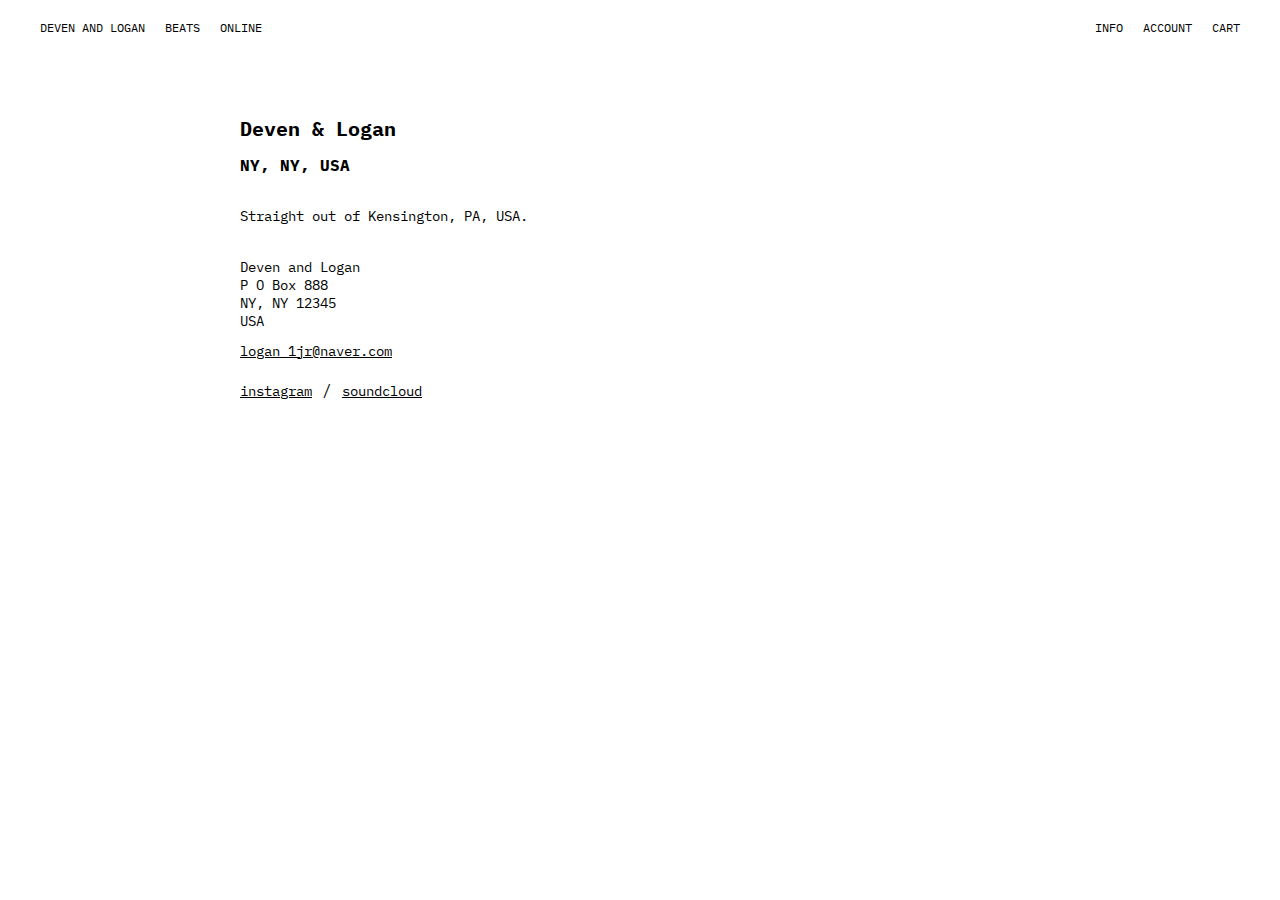
<file: 1.html>
<!DOCTYPE html>
<html lang="en">
<head>
  <meta charset="UTF-8">
  <title>Labor and Wait</title>
  <link rel="stylesheet" href="hahastyles.css">
  <link href="https://fonts.googleapis.com/css2?family=IBM+Plex+Mono:wght@400&display=swap" rel="stylesheet">
</head>
<body>

  <nav>
    <div class="left">
      <span>DEVEN AND LOGAN</span>
      <span>BEATS</span>
      <span>ONLINE</span>
    </div>
    <div class="right">
      <span>INFO</span>
      <span>ACCOUNT</span>
      <span>CART</span>
    </div>
  </nav>

  <main>
    <h1>Deven &amp; Logan</h1>
    <h2>NY, NY, USA</h2>
    <p>
      Straight out of Kensington, PA, USA.
    </p>

    <address>
      Deven and Logan<br>
      P O Box 888<br>
      NY, NY 12345<br>
      USA
    </address>

    <div class="links">
      <a href="mailto:logan_1jr@naver.com">logan_1jr@naver.com</a><br><br>
      <a href="#">instagram</a> / <a href="#">soundcloud</a>
    </div>
  </main>

</body>
</html>
</file>
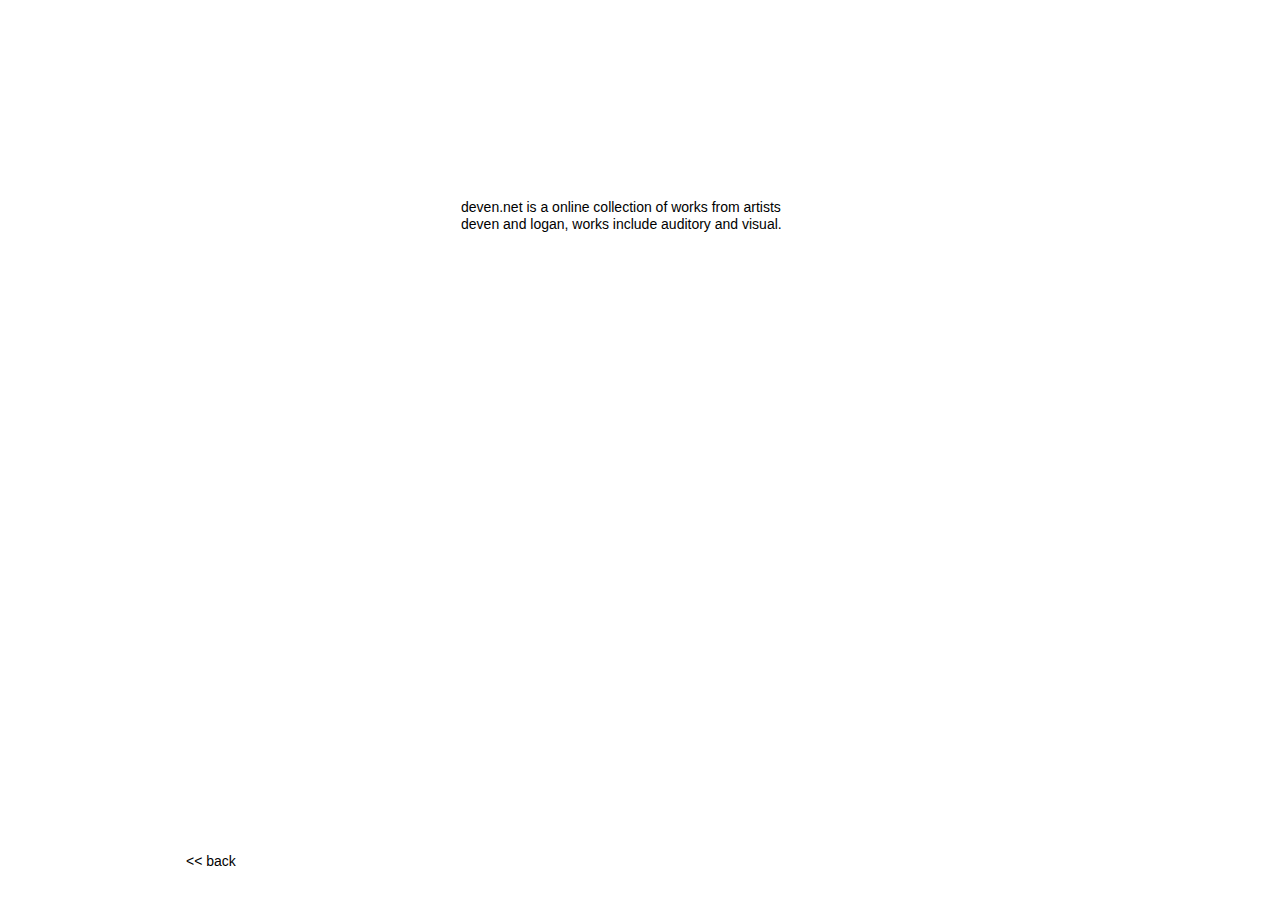
<file: about.html>
<!DOCTYPE html>
<html class="nojs html css_verticalspacer" lang="en-US">
 <head>

  <meta http-equiv="Content-type" content="text/html;charset=UTF-8"/>
  <meta name="generator" content="2018.1.0.386"/>
  <meta name="viewport" content="width=device-width, initial-scale=1.0"/>
  
  <script type="text/javascript">
   // Update the 'nojs'/'js' class on the html node
document.documentElement.className = document.documentElement.className.replace(/\bnojs\b/g, 'js');

// Check that all required assets are uploaded and up-to-date
if(typeof Muse == "undefined") window.Muse = {}; window.Muse.assets = {"required":["museutils.js", "museconfig.js", "jquery.watch.js", "require.js", "about.css"], "outOfDate":[]};
</script>
  
  <title>about</title>
  <!-- CSS -->
  <link rel="stylesheet" type="text/css" href="css/site_global.css?crc=444006867"/>
  <link rel="stylesheet" type="text/css" href="css/about.css?crc=154359774" id="pagesheet"/>
   </head>
 <body>

  <div class="clearfix borderbox" id="page"><!-- group -->
   <div class="clearfix grpelem" id="u588-5"><!-- content -->
    <p>deven.net is a online collection of works from artists deven and logan, works include auditory and visual.</p>
    <p>&nbsp;</p>
   </div>
   <div class="verticalspacer" data-offset-top="302" data-content-above-spacer="301" data-content-below-spacer="62" data-sizePolicy="fixed" data-pintopage="page_fixedLeft"></div>
   <a class="nonblock nontext clearfix grpelem" id="u591-4" href="menu.html"><!-- content --><p>&lt;&lt; back</p></a>
  </div>
  <!-- Other scripts -->
  <script type="text/javascript">
   // Decide whether to suppress missing file error or not based on preference setting
var suppressMissingFileError = false
</script>
  <script type="text/javascript">
   window.Muse.assets.check=function(c){if(!window.Muse.assets.checked){window.Muse.assets.checked=!0;var b={},d=function(a,b){if(window.getComputedStyle){var c=window.getComputedStyle(a,null);return c&&c.getPropertyValue(b)||c&&c[b]||""}if(document.documentElement.currentStyle)return(c=a.currentStyle)&&c[b]||a.style&&a.style[b]||"";return""},a=function(a){if(a.match(/^rgb/))return a=a.replace(/\s+/g,"").match(/([\d\,]+)/gi)[0].split(","),(parseInt(a[0])<<16)+(parseInt(a[1])<<8)+parseInt(a[2]);if(a.match(/^\#/))return parseInt(a.substr(1),
16);return 0},f=function(f){for(var g=document.getElementsByTagName("link"),j=0;j<g.length;j++)if("text/css"==g[j].type){var l=(g[j].href||"").match(/\/?css\/([\w\-]+\.css)\?crc=(\d+)/);if(!l||!l[1]||!l[2])break;b[l[1]]=l[2]}g=document.createElement("div");g.className="version";g.style.cssText="display:none; width:1px; height:1px;";document.getElementsByTagName("body")[0].appendChild(g);for(j=0;j<Muse.assets.required.length;){var l=Muse.assets.required[j],k=l.match(/([\w\-\.]+)\.(\w+)$/),i=k&&k[1]?
k[1]:null,k=k&&k[2]?k[2]:null;switch(k.toLowerCase()){case "css":i=i.replace(/\W/gi,"_").replace(/^([^a-z])/gi,"_$1");g.className+=" "+i;i=a(d(g,"color"));k=a(d(g,"backgroundColor"));i!=0||k!=0?(Muse.assets.required.splice(j,1),"undefined"!=typeof b[l]&&(i!=b[l]>>>24||k!=(b[l]&16777215))&&Muse.assets.outOfDate.push(l)):j++;g.className="version";break;case "js":j++;break;default:throw Error("Unsupported file type: "+k);}}c?c().jquery!="1.8.3"&&Muse.assets.outOfDate.push("jquery-1.8.3.min.js"):Muse.assets.required.push("jquery-1.8.3.min.js");
g.parentNode.removeChild(g);if(Muse.assets.outOfDate.length||Muse.assets.required.length)g="Some files on the server may be missing or incorrect. Clear browser cache and try again. If the problem persists please contact website author.",f&&Muse.assets.outOfDate.length&&(g+="\nOut of date: "+Muse.assets.outOfDate.join(",")),f&&Muse.assets.required.length&&(g+="\nMissing: "+Muse.assets.required.join(",")),suppressMissingFileError?(g+="\nUse SuppressMissingFileError key in AppPrefs.xml to show missing file error pop up.",console.log(g)):alert(g)};location&&location.search&&location.search.match&&location.search.match(/muse_debug/gi)?
setTimeout(function(){f(!0)},5E3):f()}};
var muse_init=function(){require.config({baseUrl:""});require(["jquery","museutils","whatinput","jquery.watch"],function(c){var $ = c;$(document).ready(function(){try{
window.Muse.assets.check($);/* body */
Muse.Utils.transformMarkupToFixBrowserProblemsPreInit();/* body */
Muse.Utils.prepHyperlinks(true);/* body */
Muse.Utils.makeButtonsVisibleAfterSettingMinWidth();/* body */
Muse.Utils.fullPage('#page');/* 100% height page */
Muse.Utils.showWidgetsWhenReady();/* body */
Muse.Utils.transformMarkupToFixBrowserProblems();/* body */
}catch(b){if(b&&"function"==typeof b.notify?b.notify():Muse.Assert.fail("Error calling selector function: "+b),false)throw b;}})})};

</script>
  <!-- RequireJS script -->
  <script src="scripts/require.js?crc=7928878" type="text/javascript" async data-main="scripts/museconfig.js?crc=4286661555" onload="if (requirejs) requirejs.onError = function(requireType, requireModule) { if (requireType && requireType.toString && requireType.toString().indexOf && 0 <= requireType.toString().indexOf('#scripterror')) window.Muse.assets.check(); }" onerror="window.Muse.assets.check();"></script>
   </body>
</html>
</file>
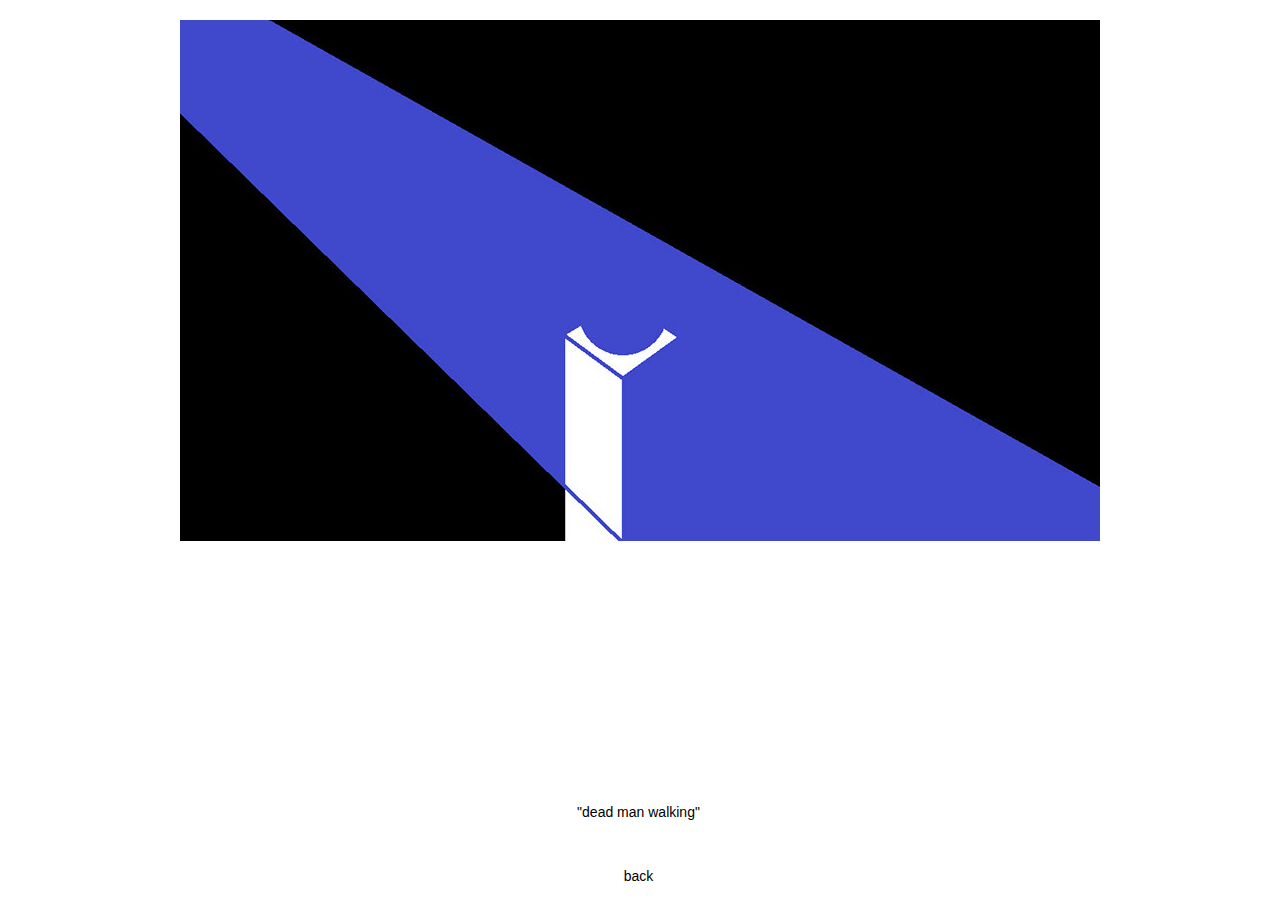
<file: dead-man-walking.html>
<!DOCTYPE html>
<html class="nojs html css_verticalspacer" lang="en-US">
 <head>

  <meta http-equiv="Content-type" content="text/html;charset=UTF-8"/>
  <meta name="generator" content="2018.1.0.386"/>
  <meta name="viewport" content="width=device-width, initial-scale=1.0"/>
  
  <script type="text/javascript">
   // Update the 'nojs'/'js' class on the html node
document.documentElement.className = document.documentElement.className.replace(/\bnojs\b/g, 'js');

// Check that all required assets are uploaded and up-to-date
if(typeof Muse == "undefined") window.Muse = {}; window.Muse.assets = {"required":["museutils.js", "museconfig.js", "jquery.watch.js", "require.js", "dead-man-walking.css"], "outOfDate":[]};
</script>
  
  <title>dead man walking</title>
  <!-- CSS -->
  <link rel="stylesheet" type="text/css" href="css/site_global.css?crc=444006867"/>
  <link rel="stylesheet" type="text/css" href="css/dead-man-walking.css?crc=4123593026" id="pagesheet"/>
   </head>
 <body>

  <div class="clearfix borderbox" id="page"><!-- group -->
   <div class="clip_frame grpelem" id="u855"><!-- image -->
    <img class="block" id="u855_img" src="images/italty%202.jpg?crc=3998111605" alt="" data-heightwidthratio="0.566304347826087" data-image-width="920" data-image-height="521"/>
   </div>
   <div class="verticalspacer" data-offset-top="541" data-content-above-spacer="540" data-content-below-spacer="106" data-sizePolicy="fixed" data-pintopage="page_fixedLeft"></div>
   <div class="clearfix grpelem" id="pu842-4"><!-- column -->
    <div class="clearfix colelem" id="u842-4"><!-- content -->
     <p><span id="u842">&quot;dead man walking&quot;</span></p>
    </div>
    <a class="nonblock nontext clearfix colelem" id="u841-4" href="menu.html"><!-- content --><p><span id="u841">back</span></p></a>
   </div>
  </div>
  <!-- Other scripts -->
  <script type="text/javascript">
   // Decide whether to suppress missing file error or not based on preference setting
var suppressMissingFileError = false
</script>
  <script type="text/javascript">
   window.Muse.assets.check=function(c){if(!window.Muse.assets.checked){window.Muse.assets.checked=!0;var b={},d=function(a,b){if(window.getComputedStyle){var c=window.getComputedStyle(a,null);return c&&c.getPropertyValue(b)||c&&c[b]||""}if(document.documentElement.currentStyle)return(c=a.currentStyle)&&c[b]||a.style&&a.style[b]||"";return""},a=function(a){if(a.match(/^rgb/))return a=a.replace(/\s+/g,"").match(/([\d\,]+)/gi)[0].split(","),(parseInt(a[0])<<16)+(parseInt(a[1])<<8)+parseInt(a[2]);if(a.match(/^\#/))return parseInt(a.substr(1),
16);return 0},f=function(f){for(var g=document.getElementsByTagName("link"),j=0;j<g.length;j++)if("text/css"==g[j].type){var l=(g[j].href||"").match(/\/?css\/([\w\-]+\.css)\?crc=(\d+)/);if(!l||!l[1]||!l[2])break;b[l[1]]=l[2]}g=document.createElement("div");g.className="version";g.style.cssText="display:none; width:1px; height:1px;";document.getElementsByTagName("body")[0].appendChild(g);for(j=0;j<Muse.assets.required.length;){var l=Muse.assets.required[j],k=l.match(/([\w\-\.]+)\.(\w+)$/),i=k&&k[1]?
k[1]:null,k=k&&k[2]?k[2]:null;switch(k.toLowerCase()){case "css":i=i.replace(/\W/gi,"_").replace(/^([^a-z])/gi,"_$1");g.className+=" "+i;i=a(d(g,"color"));k=a(d(g,"backgroundColor"));i!=0||k!=0?(Muse.assets.required.splice(j,1),"undefined"!=typeof b[l]&&(i!=b[l]>>>24||k!=(b[l]&16777215))&&Muse.assets.outOfDate.push(l)):j++;g.className="version";break;case "js":j++;break;default:throw Error("Unsupported file type: "+k);}}c?c().jquery!="1.8.3"&&Muse.assets.outOfDate.push("jquery-1.8.3.min.js"):Muse.assets.required.push("jquery-1.8.3.min.js");
g.parentNode.removeChild(g);if(Muse.assets.outOfDate.length||Muse.assets.required.length)g="Some files on the server may be missing or incorrect. Clear browser cache and try again. If the problem persists please contact website author.",f&&Muse.assets.outOfDate.length&&(g+="\nOut of date: "+Muse.assets.outOfDate.join(",")),f&&Muse.assets.required.length&&(g+="\nMissing: "+Muse.assets.required.join(",")),suppressMissingFileError?(g+="\nUse SuppressMissingFileError key in AppPrefs.xml to show missing file error pop up.",console.log(g)):alert(g)};location&&location.search&&location.search.match&&location.search.match(/muse_debug/gi)?
setTimeout(function(){f(!0)},5E3):f()}};
var muse_init=function(){require.config({baseUrl:""});require(["jquery","museutils","whatinput","jquery.watch"],function(c){var $ = c;$(document).ready(function(){try{
window.Muse.assets.check($);/* body */
Muse.Utils.transformMarkupToFixBrowserProblemsPreInit();/* body */
Muse.Utils.prepHyperlinks(true);/* body */
Muse.Utils.makeButtonsVisibleAfterSettingMinWidth();/* body */
Muse.Utils.fullPage('#page');/* 100% height page */
Muse.Utils.showWidgetsWhenReady();/* body */
Muse.Utils.transformMarkupToFixBrowserProblems();/* body */
}catch(b){if(b&&"function"==typeof b.notify?b.notify():Muse.Assert.fail("Error calling selector function: "+b),false)throw b;}})})};

</script>
  <!-- RequireJS script -->
  <script src="scripts/require.js?crc=7928878" type="text/javascript" async data-main="scripts/museconfig.js?crc=4286661555" onload="if (requirejs) requirejs.onError = function(requireType, requireModule) { if (requireType && requireType.toString && requireType.toString().indexOf && 0 <= requireType.toString().indexOf('#scripterror')) window.Muse.assets.check(); }" onerror="window.Muse.assets.check();"></script>
   </body>
</html>
</file>
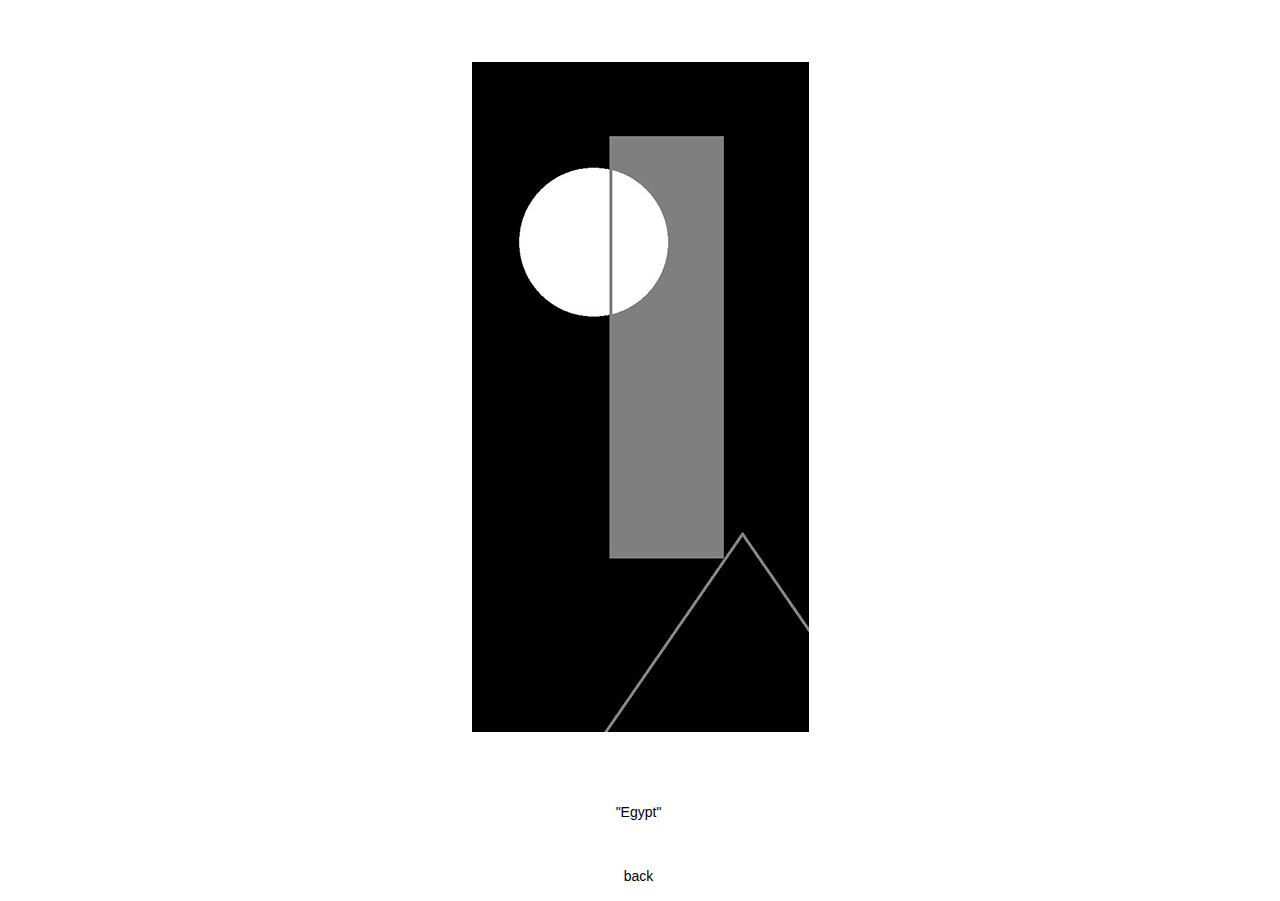
<file: dial.html>
<!DOCTYPE html>
<html class="nojs html css_verticalspacer" lang="en-US">
 <head>

  <meta http-equiv="Content-type" content="text/html;charset=UTF-8"/>
  <meta name="generator" content="2018.1.0.386"/>
  <meta name="viewport" content="width=device-width, initial-scale=1.0"/>
  
  <script type="text/javascript">
   // Update the 'nojs'/'js' class on the html node
document.documentElement.className = document.documentElement.className.replace(/\bnojs\b/g, 'js');

// Check that all required assets are uploaded and up-to-date
if(typeof Muse == "undefined") window.Muse = {}; window.Muse.assets = {"required":["museutils.js", "museconfig.js", "jquery.watch.js", "require.js", "dial.css"], "outOfDate":[]};
</script>
  
  <title>dial</title>
  <!-- CSS -->
  <link rel="stylesheet" type="text/css" href="css/site_global.css?crc=444006867"/>
  <link rel="stylesheet" type="text/css" href="css/dial.css?crc=4221757677" id="pagesheet"/>
   </head>
 <body>

  <div class="clearfix borderbox" id="page"><!-- group -->
   <div class="clip_frame grpelem" id="u818"><!-- image -->
    <img class="block" id="u818_img" src="images/rebirth.jpg?crc=511265946" alt="" data-heightwidthratio="1.9881305637982196" data-image-width="337" data-image-height="670"/>
   </div>
   <div class="verticalspacer" data-offset-top="732" data-content-above-spacer="732" data-content-below-spacer="106" data-sizePolicy="fixed" data-pintopage="page_fixedLeft"></div>
   <div class="clearfix grpelem" id="pu812-4"><!-- column -->
    <div class="clearfix colelem" id="u812-4"><!-- content -->
     <p><span id="u812">&quot;Egypt&quot;</span></p>
    </div>
    <a class="nonblock nontext clearfix colelem" id="u811-4" href="menu.html"><!-- content --><p><span id="u811">back</span></p></a>
   </div>
  </div>
  <!-- Other scripts -->
  <script type="text/javascript">
   // Decide whether to suppress missing file error or not based on preference setting
var suppressMissingFileError = false
</script>
  <script type="text/javascript">
   window.Muse.assets.check=function(c){if(!window.Muse.assets.checked){window.Muse.assets.checked=!0;var b={},d=function(a,b){if(window.getComputedStyle){var c=window.getComputedStyle(a,null);return c&&c.getPropertyValue(b)||c&&c[b]||""}if(document.documentElement.currentStyle)return(c=a.currentStyle)&&c[b]||a.style&&a.style[b]||"";return""},a=function(a){if(a.match(/^rgb/))return a=a.replace(/\s+/g,"").match(/([\d\,]+)/gi)[0].split(","),(parseInt(a[0])<<16)+(parseInt(a[1])<<8)+parseInt(a[2]);if(a.match(/^\#/))return parseInt(a.substr(1),
16);return 0},f=function(f){for(var g=document.getElementsByTagName("link"),j=0;j<g.length;j++)if("text/css"==g[j].type){var l=(g[j].href||"").match(/\/?css\/([\w\-]+\.css)\?crc=(\d+)/);if(!l||!l[1]||!l[2])break;b[l[1]]=l[2]}g=document.createElement("div");g.className="version";g.style.cssText="display:none; width:1px; height:1px;";document.getElementsByTagName("body")[0].appendChild(g);for(j=0;j<Muse.assets.required.length;){var l=Muse.assets.required[j],k=l.match(/([\w\-\.]+)\.(\w+)$/),i=k&&k[1]?
k[1]:null,k=k&&k[2]?k[2]:null;switch(k.toLowerCase()){case "css":i=i.replace(/\W/gi,"_").replace(/^([^a-z])/gi,"_$1");g.className+=" "+i;i=a(d(g,"color"));k=a(d(g,"backgroundColor"));i!=0||k!=0?(Muse.assets.required.splice(j,1),"undefined"!=typeof b[l]&&(i!=b[l]>>>24||k!=(b[l]&16777215))&&Muse.assets.outOfDate.push(l)):j++;g.className="version";break;case "js":j++;break;default:throw Error("Unsupported file type: "+k);}}c?c().jquery!="1.8.3"&&Muse.assets.outOfDate.push("jquery-1.8.3.min.js"):Muse.assets.required.push("jquery-1.8.3.min.js");
g.parentNode.removeChild(g);if(Muse.assets.outOfDate.length||Muse.assets.required.length)g="Some files on the server may be missing or incorrect. Clear browser cache and try again. If the problem persists please contact website author.",f&&Muse.assets.outOfDate.length&&(g+="\nOut of date: "+Muse.assets.outOfDate.join(",")),f&&Muse.assets.required.length&&(g+="\nMissing: "+Muse.assets.required.join(",")),suppressMissingFileError?(g+="\nUse SuppressMissingFileError key in AppPrefs.xml to show missing file error pop up.",console.log(g)):alert(g)};location&&location.search&&location.search.match&&location.search.match(/muse_debug/gi)?
setTimeout(function(){f(!0)},5E3):f()}};
var muse_init=function(){require.config({baseUrl:""});require(["jquery","museutils","whatinput","jquery.watch"],function(c){var $ = c;$(document).ready(function(){try{
window.Muse.assets.check($);/* body */
Muse.Utils.transformMarkupToFixBrowserProblemsPreInit();/* body */
Muse.Utils.prepHyperlinks(true);/* body */
Muse.Utils.makeButtonsVisibleAfterSettingMinWidth();/* body */
Muse.Utils.fullPage('#page');/* 100% height page */
Muse.Utils.showWidgetsWhenReady();/* body */
Muse.Utils.transformMarkupToFixBrowserProblems();/* body */
}catch(b){if(b&&"function"==typeof b.notify?b.notify():Muse.Assert.fail("Error calling selector function: "+b),false)throw b;}})})};

</script>
  <!-- RequireJS script -->
  <script src="scripts/require.js?crc=7928878" type="text/javascript" async data-main="scripts/museconfig.js?crc=4286661555" onload="if (requirejs) requirejs.onError = function(requireType, requireModule) { if (requireType && requireType.toString && requireType.toString().indexOf && 0 <= requireType.toString().indexOf('#scripterror')) window.Muse.assets.check(); }" onerror="window.Muse.assets.check();"></script>
   </body>
</html>
</file>
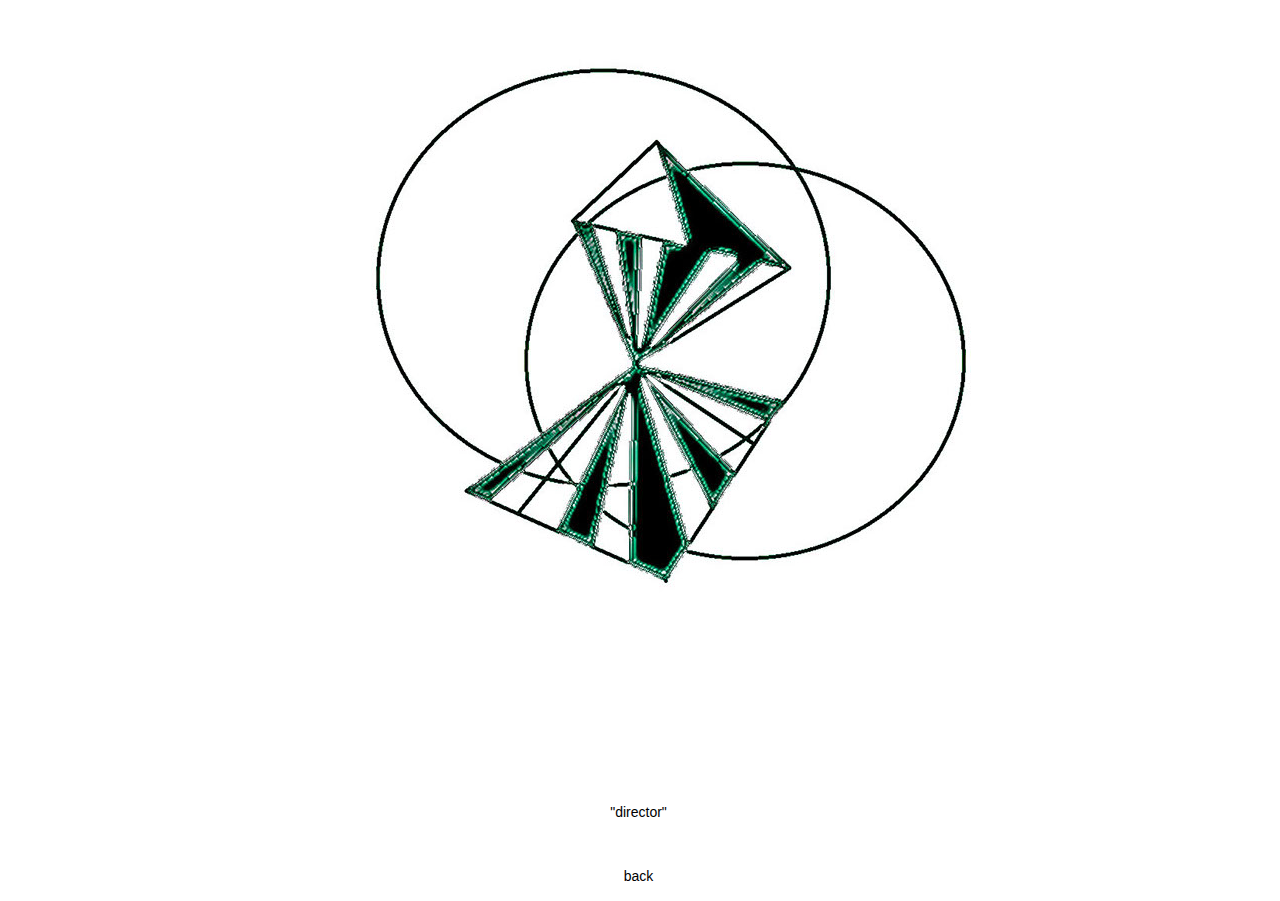
<file: director.html>
<!DOCTYPE html>
<html class="nojs html css_verticalspacer" lang="en-US">
 <head>

  <meta http-equiv="Content-type" content="text/html;charset=UTF-8"/>
  <meta name="generator" content="2018.1.0.386"/>
  <meta name="viewport" content="width=device-width, initial-scale=1.0"/>
  
  <script type="text/javascript">
   // Update the 'nojs'/'js' class on the html node
document.documentElement.className = document.documentElement.className.replace(/\bnojs\b/g, 'js');

// Check that all required assets are uploaded and up-to-date
if(typeof Muse == "undefined") window.Muse = {}; window.Muse.assets = {"required":["museutils.js", "museconfig.js", "jquery.watch.js", "require.js", "director.css"], "outOfDate":[]};
</script>
  
  <title>director</title>
  <!-- CSS -->
  <link rel="stylesheet" type="text/css" href="css/site_global.css?crc=444006867"/>
  <link rel="stylesheet" type="text/css" href="css/director.css?crc=483088088" id="pagesheet"/>
   </head>
 <body>

  <div class="clearfix borderbox" id="page"><!-- group -->
   <div class="clip_frame grpelem" id="u640"><!-- image -->
    <img class="block" id="u640_img" src="images/director-crop-u640.jpg?crc=4027143288" alt="" data-heightwidthratio="0.811217510259918" data-image-width="731" data-image-height="593"/>
   </div>
   <div class="verticalspacer" data-offset-top="620" data-content-above-spacer="620" data-content-below-spacer="106" data-sizePolicy="fixed" data-pintopage="page_fixedLeft"></div>
   <div class="clearfix grpelem" id="pu613-4"><!-- column -->
    <div class="clearfix colelem" id="u613-4"><!-- content -->
     <p><span id="u613">&quot;director&quot;</span></p>
    </div>
    <a class="nonblock nontext clearfix colelem" id="u614-4" href="menu.html"><!-- content --><p><span id="u614">back</span></p></a>
   </div>
  </div>
  <!-- Other scripts -->
  <script type="text/javascript">
   // Decide whether to suppress missing file error or not based on preference setting
var suppressMissingFileError = false
</script>
  <script type="text/javascript">
   window.Muse.assets.check=function(c){if(!window.Muse.assets.checked){window.Muse.assets.checked=!0;var b={},d=function(a,b){if(window.getComputedStyle){var c=window.getComputedStyle(a,null);return c&&c.getPropertyValue(b)||c&&c[b]||""}if(document.documentElement.currentStyle)return(c=a.currentStyle)&&c[b]||a.style&&a.style[b]||"";return""},a=function(a){if(a.match(/^rgb/))return a=a.replace(/\s+/g,"").match(/([\d\,]+)/gi)[0].split(","),(parseInt(a[0])<<16)+(parseInt(a[1])<<8)+parseInt(a[2]);if(a.match(/^\#/))return parseInt(a.substr(1),
16);return 0},f=function(f){for(var g=document.getElementsByTagName("link"),j=0;j<g.length;j++)if("text/css"==g[j].type){var l=(g[j].href||"").match(/\/?css\/([\w\-]+\.css)\?crc=(\d+)/);if(!l||!l[1]||!l[2])break;b[l[1]]=l[2]}g=document.createElement("div");g.className="version";g.style.cssText="display:none; width:1px; height:1px;";document.getElementsByTagName("body")[0].appendChild(g);for(j=0;j<Muse.assets.required.length;){var l=Muse.assets.required[j],k=l.match(/([\w\-\.]+)\.(\w+)$/),i=k&&k[1]?
k[1]:null,k=k&&k[2]?k[2]:null;switch(k.toLowerCase()){case "css":i=i.replace(/\W/gi,"_").replace(/^([^a-z])/gi,"_$1");g.className+=" "+i;i=a(d(g,"color"));k=a(d(g,"backgroundColor"));i!=0||k!=0?(Muse.assets.required.splice(j,1),"undefined"!=typeof b[l]&&(i!=b[l]>>>24||k!=(b[l]&16777215))&&Muse.assets.outOfDate.push(l)):j++;g.className="version";break;case "js":j++;break;default:throw Error("Unsupported file type: "+k);}}c?c().jquery!="1.8.3"&&Muse.assets.outOfDate.push("jquery-1.8.3.min.js"):Muse.assets.required.push("jquery-1.8.3.min.js");
g.parentNode.removeChild(g);if(Muse.assets.outOfDate.length||Muse.assets.required.length)g="Some files on the server may be missing or incorrect. Clear browser cache and try again. If the problem persists please contact website author.",f&&Muse.assets.outOfDate.length&&(g+="\nOut of date: "+Muse.assets.outOfDate.join(",")),f&&Muse.assets.required.length&&(g+="\nMissing: "+Muse.assets.required.join(",")),suppressMissingFileError?(g+="\nUse SuppressMissingFileError key in AppPrefs.xml to show missing file error pop up.",console.log(g)):alert(g)};location&&location.search&&location.search.match&&location.search.match(/muse_debug/gi)?
setTimeout(function(){f(!0)},5E3):f()}};
var muse_init=function(){require.config({baseUrl:""});require(["jquery","museutils","whatinput","jquery.watch"],function(c){var $ = c;$(document).ready(function(){try{
window.Muse.assets.check($);/* body */
Muse.Utils.transformMarkupToFixBrowserProblemsPreInit();/* body */
Muse.Utils.prepHyperlinks(true);/* body */
Muse.Utils.makeButtonsVisibleAfterSettingMinWidth();/* body */
Muse.Utils.fullPage('#page');/* 100% height page */
Muse.Utils.showWidgetsWhenReady();/* body */
Muse.Utils.transformMarkupToFixBrowserProblems();/* body */
}catch(b){if(b&&"function"==typeof b.notify?b.notify():Muse.Assert.fail("Error calling selector function: "+b),false)throw b;}})})};

</script>
  <!-- RequireJS script -->
  <script src="scripts/require.js?crc=7928878" type="text/javascript" async data-main="scripts/museconfig.js?crc=4286661555" onload="if (requirejs) requirejs.onError = function(requireType, requireModule) { if (requireType && requireType.toString && requireType.toString().indexOf && 0 <= requireType.toString().indexOf('#scripterror')) window.Muse.assets.check(); }" onerror="window.Muse.assets.check();"></script>
   </body>
</html>
</file>
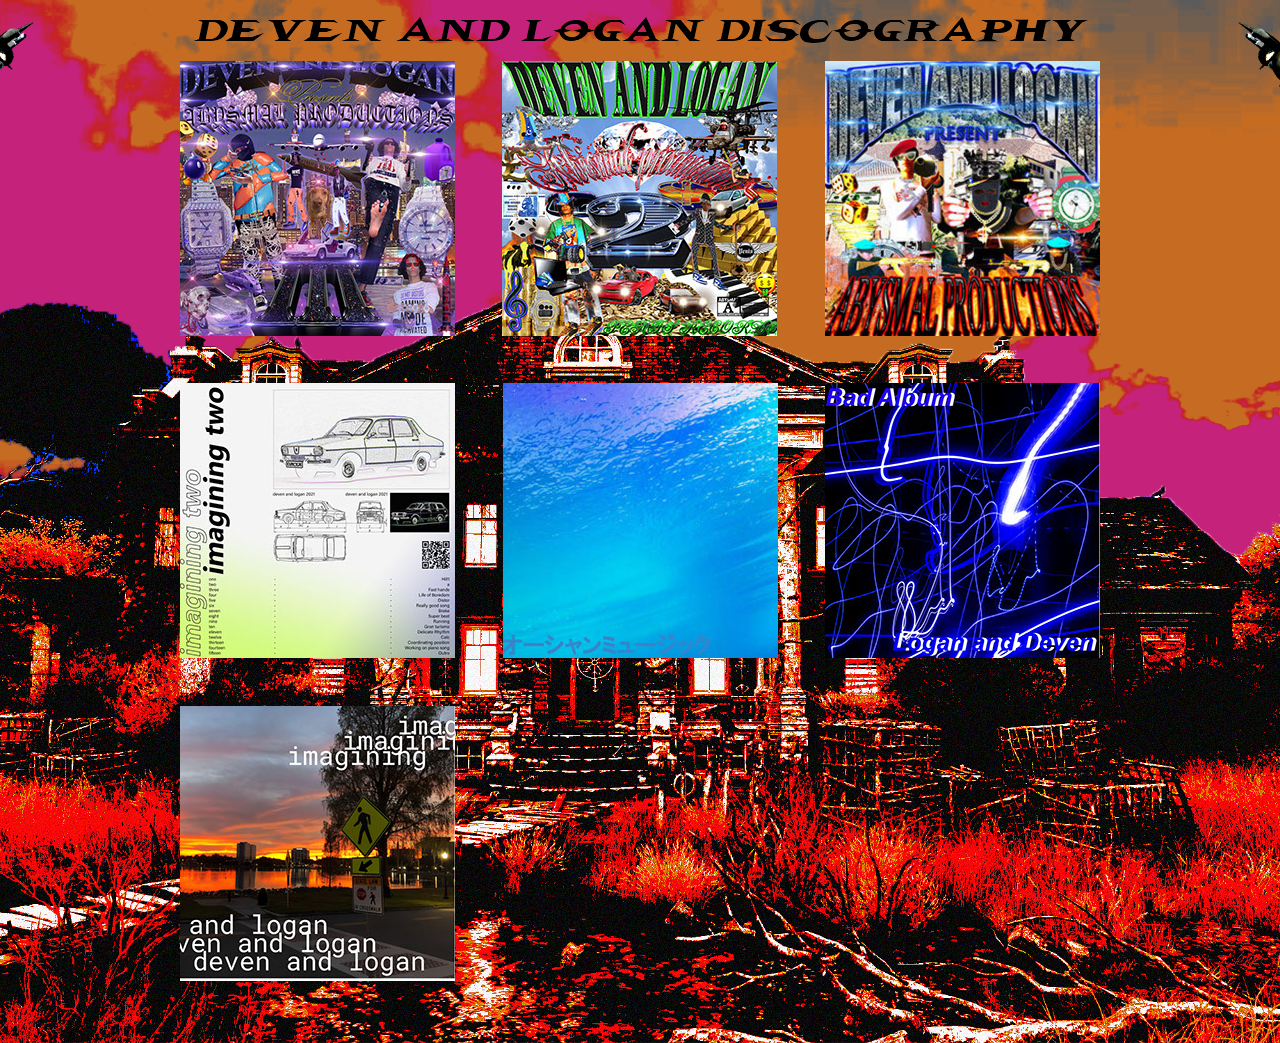
<file: discographie.html>
<!DOCTYPE html>
<html class="nojs html css_verticalspacer" lang="en-US">
 <head>

  <meta http-equiv="Content-type" content="text/html;charset=UTF-8"/>
  <meta name="generator" content="2018.1.0.386"/>
  <meta name="viewport" content="width=device-width, initial-scale=1.0"/>
  
  <script type="text/javascript">
   // Update the 'nojs'/'js' class on the html node
document.documentElement.className = document.documentElement.className.replace(/\bnojs\b/g, 'js');

// Check that all required assets are uploaded and up-to-date
if(typeof Muse == "undefined") window.Muse = {}; window.Muse.assets = {"required":["museutils.js", "museconfig.js", "jquery.musepolyfill.bgsize.js", "jquery.watch.js", "require.js", "discographie.css"], "outOfDate":[]};
</script>
  
  <title>discographie</title>
  <!-- CSS -->
  <link rel="stylesheet" type="text/css" href="css/site_global.css?crc=444006867"/>
  <link rel="stylesheet" type="text/css" href="css/discographie.css?crc=423542551" id="pagesheet"/>
   </head>
 <body class="museBGSize">

  <div class="clearfix borderbox" id="page"><!-- column -->
   <img class="colelem" id="u3160-4" alt="DEVEN AND LOGAN DISCOGRAPHY" src="images/u3160-4.png?crc=91739925" data-image-width="895"/><!-- rasterized frame -->
   <div class="clearfix colelem" id="pu3097"><!-- group -->
    <a class="nonblock nontext clip_frame grpelem" id="u3097" href="assets/abprod3.html"><!-- image --><img class="block" id="u3097_img" src="images/cover%203.jpg?crc=3891767563" alt="" data-heightwidthratio="1" data-image-width="275" data-image-height="275"/></a>
    <a class="nonblock nontext clip_frame grpelem" id="u3087" href="assets/abprod2.html"><!-- image --><img class="block" id="u3087_img" src="images/cover%202.jpg?crc=90496008" alt="" data-heightwidthratio="1" data-image-width="275" data-image-height="275"/></a>
    <a class="nonblock nontext clip_frame grpelem" id="u3107" href="assets/abprod1.html"><!-- image --><img class="block" id="u3107_img" src="images/cover1-crop-u3107.jpg?crc=3861100611" alt="" data-heightwidthratio="1" data-image-width="275" data-image-height="275"/></a>
   </div>
   <div class="clearfix colelem" id="pu3150"><!-- group -->
    <div class="clip_frame grpelem" id="u3150"><!-- image -->
     <img class="block" id="u3150_img" src="images/imagine%20cover.jpg?crc=99840055" alt="" data-heightwidthratio="1" data-image-width="275" data-image-height="275"/>
    </div>
    <div class="clip_frame grpelem" id="u3140"><!-- image -->
     <img class="block" id="u3140_img" src="images/water%20cover-crop-u3140.jpg?crc=4208590602" alt="" data-heightwidthratio="1" data-image-width="275" data-image-height="275"/>
    </div>
    <div class="clip_frame grpelem" id="u3120"><!-- image -->
     <img class="block" id="u3120_img" src="images/bad%20cover.jpg?crc=132585452" alt="" data-heightwidthratio="1" data-image-width="275" data-image-height="275"/>
    </div>
   </div>
   <div class="clip_frame colelem" id="u3130"><!-- image -->
    <img class="block" id="u3130_img" src="images/horriblele%20cover.jpg?crc=4166862198" alt="" data-heightwidthratio="1" data-image-width="275" data-image-height="275"/>
   </div>
   <div class="verticalspacer" data-offset-top="981" data-content-above-spacer="981" data-content-below-spacer="61" data-sizePolicy="fixed" data-pintopage="page_fixedLeft"></div>
  </div>
  <!-- Other scripts -->
  <script type="text/javascript">
   // Decide whether to suppress missing file error or not based on preference setting
var suppressMissingFileError = false
</script>
  <script type="text/javascript">
   window.Muse.assets.check=function(c){if(!window.Muse.assets.checked){window.Muse.assets.checked=!0;var b={},d=function(a,b){if(window.getComputedStyle){var c=window.getComputedStyle(a,null);return c&&c.getPropertyValue(b)||c&&c[b]||""}if(document.documentElement.currentStyle)return(c=a.currentStyle)&&c[b]||a.style&&a.style[b]||"";return""},a=function(a){if(a.match(/^rgb/))return a=a.replace(/\s+/g,"").match(/([\d\,]+)/gi)[0].split(","),(parseInt(a[0])<<16)+(parseInt(a[1])<<8)+parseInt(a[2]);if(a.match(/^\#/))return parseInt(a.substr(1),
16);return 0},f=function(f){for(var g=document.getElementsByTagName("link"),j=0;j<g.length;j++)if("text/css"==g[j].type){var l=(g[j].href||"").match(/\/?css\/([\w\-]+\.css)\?crc=(\d+)/);if(!l||!l[1]||!l[2])break;b[l[1]]=l[2]}g=document.createElement("div");g.className="version";g.style.cssText="display:none; width:1px; height:1px;";document.getElementsByTagName("body")[0].appendChild(g);for(j=0;j<Muse.assets.required.length;){var l=Muse.assets.required[j],k=l.match(/([\w\-\.]+)\.(\w+)$/),i=k&&k[1]?
k[1]:null,k=k&&k[2]?k[2]:null;switch(k.toLowerCase()){case "css":i=i.replace(/\W/gi,"_").replace(/^([^a-z])/gi,"_$1");g.className+=" "+i;i=a(d(g,"color"));k=a(d(g,"backgroundColor"));i!=0||k!=0?(Muse.assets.required.splice(j,1),"undefined"!=typeof b[l]&&(i!=b[l]>>>24||k!=(b[l]&16777215))&&Muse.assets.outOfDate.push(l)):j++;g.className="version";break;case "js":j++;break;default:throw Error("Unsupported file type: "+k);}}c?c().jquery!="1.8.3"&&Muse.assets.outOfDate.push("jquery-1.8.3.min.js"):Muse.assets.required.push("jquery-1.8.3.min.js");
g.parentNode.removeChild(g);if(Muse.assets.outOfDate.length||Muse.assets.required.length)g="Some files on the server may be missing or incorrect. Clear browser cache and try again. If the problem persists please contact website author.",f&&Muse.assets.outOfDate.length&&(g+="\nOut of date: "+Muse.assets.outOfDate.join(",")),f&&Muse.assets.required.length&&(g+="\nMissing: "+Muse.assets.required.join(",")),suppressMissingFileError?(g+="\nUse SuppressMissingFileError key in AppPrefs.xml to show missing file error pop up.",console.log(g)):alert(g)};location&&location.search&&location.search.match&&location.search.match(/muse_debug/gi)?
setTimeout(function(){f(!0)},5E3):f()}};
var muse_init=function(){require.config({baseUrl:""});require(["jquery","museutils","whatinput","jquery.musepolyfill.bgsize","jquery.watch"],function(c){var $ = c;$(document).ready(function(){try{
window.Muse.assets.check($);/* body */
Muse.Utils.transformMarkupToFixBrowserProblemsPreInit();/* body */
Muse.Utils.prepHyperlinks(true);/* body */
Muse.Utils.makeButtonsVisibleAfterSettingMinWidth();/* body */
Muse.Utils.fullPage('#page');/* 100% height page */
Muse.Utils.showWidgetsWhenReady();/* body */
Muse.Utils.transformMarkupToFixBrowserProblems();/* body */
}catch(b){if(b&&"function"==typeof b.notify?b.notify():Muse.Assert.fail("Error calling selector function: "+b),false)throw b;}})})};

</script>
  <!-- RequireJS script -->
  <script src="scripts/require.js?crc=7928878" type="text/javascript" async data-main="scripts/museconfig.js?crc=4286661555" onload="if (requirejs) requirejs.onError = function(requireType, requireModule) { if (requireType && requireType.toString && requireType.toString().indexOf && 0 <= requireType.toString().indexOf('#scripterror')) window.Muse.assets.check(); }" onerror="window.Muse.assets.check();"></script>
   </body>
</html>
</file>
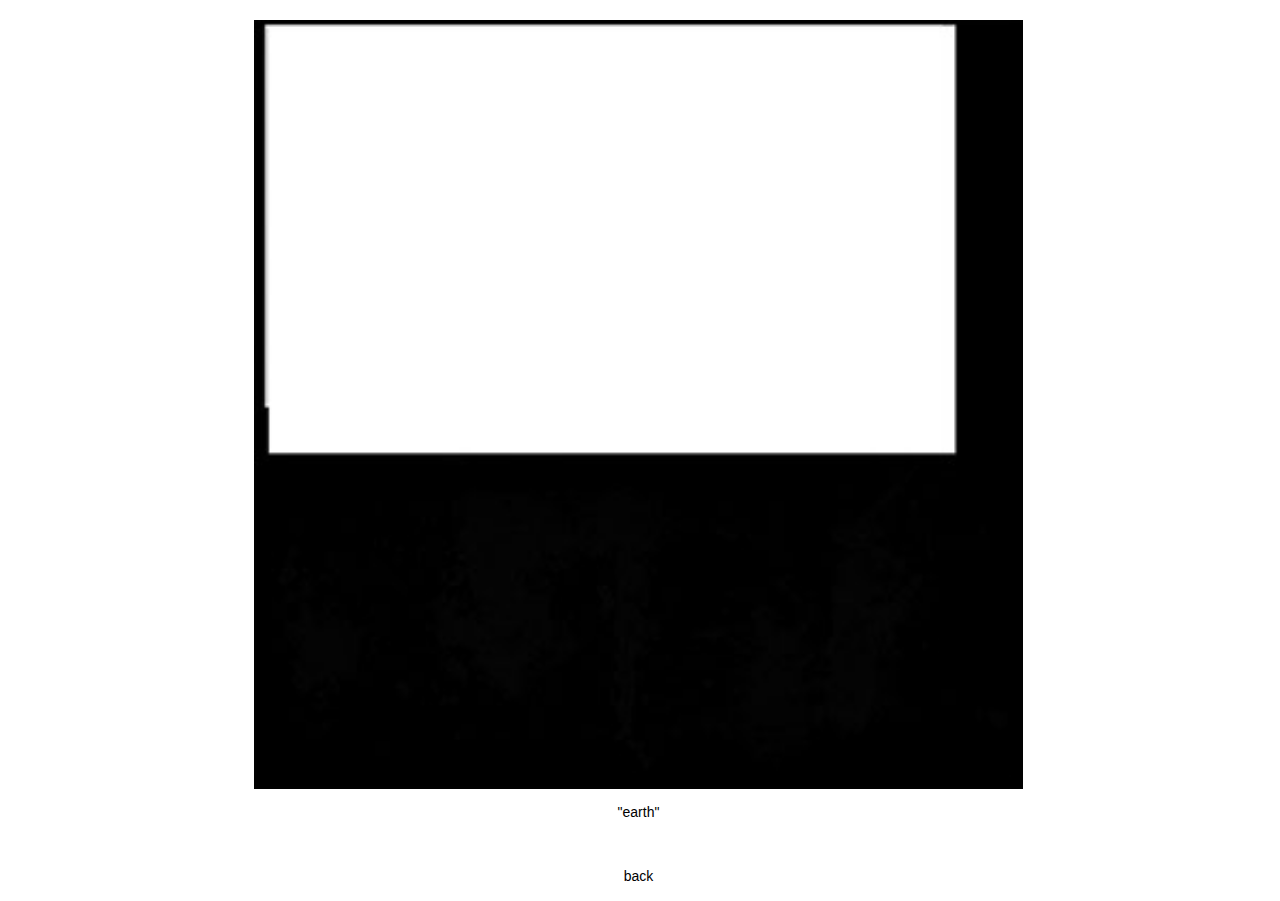
<file: earth.html>
<!DOCTYPE html>
<html class="nojs html css_verticalspacer" lang="en-US">
 <head>

  <meta http-equiv="Content-type" content="text/html;charset=UTF-8"/>
  <meta name="generator" content="2018.1.0.386"/>
  <meta name="viewport" content="width=device-width, initial-scale=1.0"/>
  
  <script type="text/javascript">
   // Update the 'nojs'/'js' class on the html node
document.documentElement.className = document.documentElement.className.replace(/\bnojs\b/g, 'js');

// Check that all required assets are uploaded and up-to-date
if(typeof Muse == "undefined") window.Muse = {}; window.Muse.assets = {"required":["museutils.js", "museconfig.js", "jquery.watch.js", "require.js", "earth.css"], "outOfDate":[]};
</script>
  
  <title>earth</title>
  <!-- CSS -->
  <link rel="stylesheet" type="text/css" href="css/site_global.css?crc=444006867"/>
  <link rel="stylesheet" type="text/css" href="css/earth.css?crc=113012151" id="pagesheet"/>
   </head>
 <body>

  <div class="clearfix borderbox" id="page"><!-- group -->
   <div class="clip_frame grpelem" id="u717"><!-- image -->
    <img class="block" id="u717_img" src="images/earth.jpg?crc=112544752" alt="" data-heightwidthratio="1" data-image-width="769" data-image-height="769"/>
   </div>
   <div class="verticalspacer" data-offset-top="789" data-content-above-spacer="788" data-content-below-spacer="106" data-sizePolicy="fixed" data-pintopage="page_fixedLeft"></div>
   <div class="clearfix grpelem" id="pu702-4"><!-- column -->
    <div class="clearfix colelem" id="u702-4"><!-- content -->
     <p><span id="u702">&quot;earth&quot;</span></p>
    </div>
    <a class="nonblock nontext clearfix colelem" id="u705-4" href="menu.html"><!-- content --><p><span id="u705">back</span></p></a>
   </div>
  </div>
  <!-- Other scripts -->
  <script type="text/javascript">
   // Decide whether to suppress missing file error or not based on preference setting
var suppressMissingFileError = false
</script>
  <script type="text/javascript">
   window.Muse.assets.check=function(c){if(!window.Muse.assets.checked){window.Muse.assets.checked=!0;var b={},d=function(a,b){if(window.getComputedStyle){var c=window.getComputedStyle(a,null);return c&&c.getPropertyValue(b)||c&&c[b]||""}if(document.documentElement.currentStyle)return(c=a.currentStyle)&&c[b]||a.style&&a.style[b]||"";return""},a=function(a){if(a.match(/^rgb/))return a=a.replace(/\s+/g,"").match(/([\d\,]+)/gi)[0].split(","),(parseInt(a[0])<<16)+(parseInt(a[1])<<8)+parseInt(a[2]);if(a.match(/^\#/))return parseInt(a.substr(1),
16);return 0},f=function(f){for(var g=document.getElementsByTagName("link"),j=0;j<g.length;j++)if("text/css"==g[j].type){var l=(g[j].href||"").match(/\/?css\/([\w\-]+\.css)\?crc=(\d+)/);if(!l||!l[1]||!l[2])break;b[l[1]]=l[2]}g=document.createElement("div");g.className="version";g.style.cssText="display:none; width:1px; height:1px;";document.getElementsByTagName("body")[0].appendChild(g);for(j=0;j<Muse.assets.required.length;){var l=Muse.assets.required[j],k=l.match(/([\w\-\.]+)\.(\w+)$/),i=k&&k[1]?
k[1]:null,k=k&&k[2]?k[2]:null;switch(k.toLowerCase()){case "css":i=i.replace(/\W/gi,"_").replace(/^([^a-z])/gi,"_$1");g.className+=" "+i;i=a(d(g,"color"));k=a(d(g,"backgroundColor"));i!=0||k!=0?(Muse.assets.required.splice(j,1),"undefined"!=typeof b[l]&&(i!=b[l]>>>24||k!=(b[l]&16777215))&&Muse.assets.outOfDate.push(l)):j++;g.className="version";break;case "js":j++;break;default:throw Error("Unsupported file type: "+k);}}c?c().jquery!="1.8.3"&&Muse.assets.outOfDate.push("jquery-1.8.3.min.js"):Muse.assets.required.push("jquery-1.8.3.min.js");
g.parentNode.removeChild(g);if(Muse.assets.outOfDate.length||Muse.assets.required.length)g="Some files on the server may be missing or incorrect. Clear browser cache and try again. If the problem persists please contact website author.",f&&Muse.assets.outOfDate.length&&(g+="\nOut of date: "+Muse.assets.outOfDate.join(",")),f&&Muse.assets.required.length&&(g+="\nMissing: "+Muse.assets.required.join(",")),suppressMissingFileError?(g+="\nUse SuppressMissingFileError key in AppPrefs.xml to show missing file error pop up.",console.log(g)):alert(g)};location&&location.search&&location.search.match&&location.search.match(/muse_debug/gi)?
setTimeout(function(){f(!0)},5E3):f()}};
var muse_init=function(){require.config({baseUrl:""});require(["jquery","museutils","whatinput","jquery.watch"],function(c){var $ = c;$(document).ready(function(){try{
window.Muse.assets.check($);/* body */
Muse.Utils.transformMarkupToFixBrowserProblemsPreInit();/* body */
Muse.Utils.prepHyperlinks(true);/* body */
Muse.Utils.makeButtonsVisibleAfterSettingMinWidth();/* body */
Muse.Utils.fullPage('#page');/* 100% height page */
Muse.Utils.showWidgetsWhenReady();/* body */
Muse.Utils.transformMarkupToFixBrowserProblems();/* body */
}catch(b){if(b&&"function"==typeof b.notify?b.notify():Muse.Assert.fail("Error calling selector function: "+b),false)throw b;}})})};

</script>
  <!-- RequireJS script -->
  <script src="scripts/require.js?crc=7928878" type="text/javascript" async data-main="scripts/museconfig.js?crc=4286661555" onload="if (requirejs) requirejs.onError = function(requireType, requireModule) { if (requireType && requireType.toString && requireType.toString().indexOf && 0 <= requireType.toString().indexOf('#scripterror')) window.Muse.assets.check(); }" onerror="window.Muse.assets.check();"></script>
   </body>
</html>
</file>
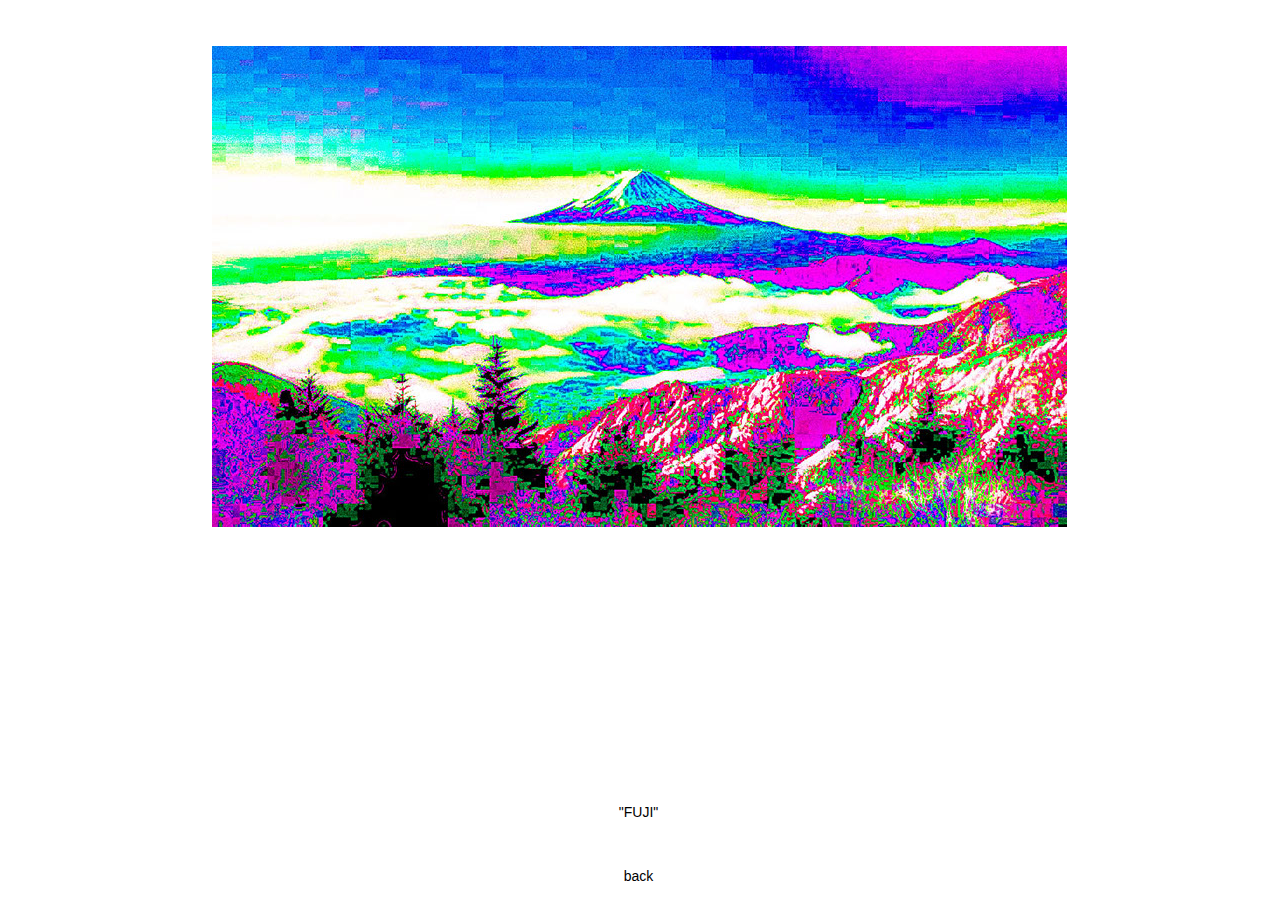
<file: fuji.html>
<!DOCTYPE html>
<html class="nojs html css_verticalspacer" lang="en-US">
 <head>

  <meta http-equiv="Content-type" content="text/html;charset=UTF-8"/>
  <meta name="generator" content="2018.1.0.386"/>
  <meta name="viewport" content="width=device-width, initial-scale=1.0"/>
  
  <script type="text/javascript">
   // Update the 'nojs'/'js' class on the html node
document.documentElement.className = document.documentElement.className.replace(/\bnojs\b/g, 'js');

// Check that all required assets are uploaded and up-to-date
if(typeof Muse == "undefined") window.Muse = {}; window.Muse.assets = {"required":["museutils.js", "museconfig.js", "jquery.watch.js", "require.js", "fuji.css"], "outOfDate":[]};
</script>
  
  <title>fuji</title>
  <!-- CSS -->
  <link rel="stylesheet" type="text/css" href="css/site_global.css?crc=444006867"/>
  <link rel="stylesheet" type="text/css" href="css/fuji.css?crc=29492873" id="pagesheet"/>
   </head>
 <body>

  <div class="clearfix borderbox" id="page"><!-- group -->
   <div class="clip_frame grpelem" id="u364"><!-- image -->
    <img class="block" id="u364_img" src="images/mount-fuji-japan-hd-high-definition-widescreen-wallpapers-free-download-mobile-pc-computer-desktop-t.jpg?crc=4107221640" alt="" data-heightwidthratio="0.5625730994152047" data-image-width="855" data-image-height="481"/>
   </div>
   <div class="verticalspacer" data-offset-top="527" data-content-above-spacer="527" data-content-below-spacer="106" data-sizePolicy="fixed" data-pintopage="page_fixedLeft"></div>
   <div class="clearfix grpelem" id="pu377-4"><!-- column -->
    <div class="clearfix colelem" id="u377-4"><!-- content -->
     <p><span id="u377">&quot;FUJI&quot;</span></p>
    </div>
    <a class="nonblock nontext clearfix colelem" id="u374-4" href="menu.html"><!-- content --><p><span id="u374">back</span></p></a>
   </div>
  </div>
  <!-- Other scripts -->
  <script type="text/javascript">
   // Decide whether to suppress missing file error or not based on preference setting
var suppressMissingFileError = false
</script>
  <script type="text/javascript">
   window.Muse.assets.check=function(c){if(!window.Muse.assets.checked){window.Muse.assets.checked=!0;var b={},d=function(a,b){if(window.getComputedStyle){var c=window.getComputedStyle(a,null);return c&&c.getPropertyValue(b)||c&&c[b]||""}if(document.documentElement.currentStyle)return(c=a.currentStyle)&&c[b]||a.style&&a.style[b]||"";return""},a=function(a){if(a.match(/^rgb/))return a=a.replace(/\s+/g,"").match(/([\d\,]+)/gi)[0].split(","),(parseInt(a[0])<<16)+(parseInt(a[1])<<8)+parseInt(a[2]);if(a.match(/^\#/))return parseInt(a.substr(1),
16);return 0},f=function(f){for(var g=document.getElementsByTagName("link"),j=0;j<g.length;j++)if("text/css"==g[j].type){var l=(g[j].href||"").match(/\/?css\/([\w\-]+\.css)\?crc=(\d+)/);if(!l||!l[1]||!l[2])break;b[l[1]]=l[2]}g=document.createElement("div");g.className="version";g.style.cssText="display:none; width:1px; height:1px;";document.getElementsByTagName("body")[0].appendChild(g);for(j=0;j<Muse.assets.required.length;){var l=Muse.assets.required[j],k=l.match(/([\w\-\.]+)\.(\w+)$/),i=k&&k[1]?
k[1]:null,k=k&&k[2]?k[2]:null;switch(k.toLowerCase()){case "css":i=i.replace(/\W/gi,"_").replace(/^([^a-z])/gi,"_$1");g.className+=" "+i;i=a(d(g,"color"));k=a(d(g,"backgroundColor"));i!=0||k!=0?(Muse.assets.required.splice(j,1),"undefined"!=typeof b[l]&&(i!=b[l]>>>24||k!=(b[l]&16777215))&&Muse.assets.outOfDate.push(l)):j++;g.className="version";break;case "js":j++;break;default:throw Error("Unsupported file type: "+k);}}c?c().jquery!="1.8.3"&&Muse.assets.outOfDate.push("jquery-1.8.3.min.js"):Muse.assets.required.push("jquery-1.8.3.min.js");
g.parentNode.removeChild(g);if(Muse.assets.outOfDate.length||Muse.assets.required.length)g="Some files on the server may be missing or incorrect. Clear browser cache and try again. If the problem persists please contact website author.",f&&Muse.assets.outOfDate.length&&(g+="\nOut of date: "+Muse.assets.outOfDate.join(",")),f&&Muse.assets.required.length&&(g+="\nMissing: "+Muse.assets.required.join(",")),suppressMissingFileError?(g+="\nUse SuppressMissingFileError key in AppPrefs.xml to show missing file error pop up.",console.log(g)):alert(g)};location&&location.search&&location.search.match&&location.search.match(/muse_debug/gi)?
setTimeout(function(){f(!0)},5E3):f()}};
var muse_init=function(){require.config({baseUrl:""});require(["jquery","museutils","whatinput","jquery.watch"],function(c){var $ = c;$(document).ready(function(){try{
window.Muse.assets.check($);/* body */
Muse.Utils.transformMarkupToFixBrowserProblemsPreInit();/* body */
Muse.Utils.prepHyperlinks(true);/* body */
Muse.Utils.makeButtonsVisibleAfterSettingMinWidth();/* body */
Muse.Utils.fullPage('#page');/* 100% height page */
Muse.Utils.showWidgetsWhenReady();/* body */
Muse.Utils.transformMarkupToFixBrowserProblems();/* body */
}catch(b){if(b&&"function"==typeof b.notify?b.notify():Muse.Assert.fail("Error calling selector function: "+b),false)throw b;}})})};

</script>
  <!-- RequireJS script -->
  <script src="scripts/require.js?crc=7928878" type="text/javascript" async data-main="scripts/museconfig.js?crc=4286661555" onload="if (requirejs) requirejs.onError = function(requireType, requireModule) { if (requireType && requireType.toString && requireType.toString().indexOf && 0 <= requireType.toString().indexOf('#scripterror')) window.Muse.assets.check(); }" onerror="window.Muse.assets.check();"></script>
   </body>
</html>
</file>
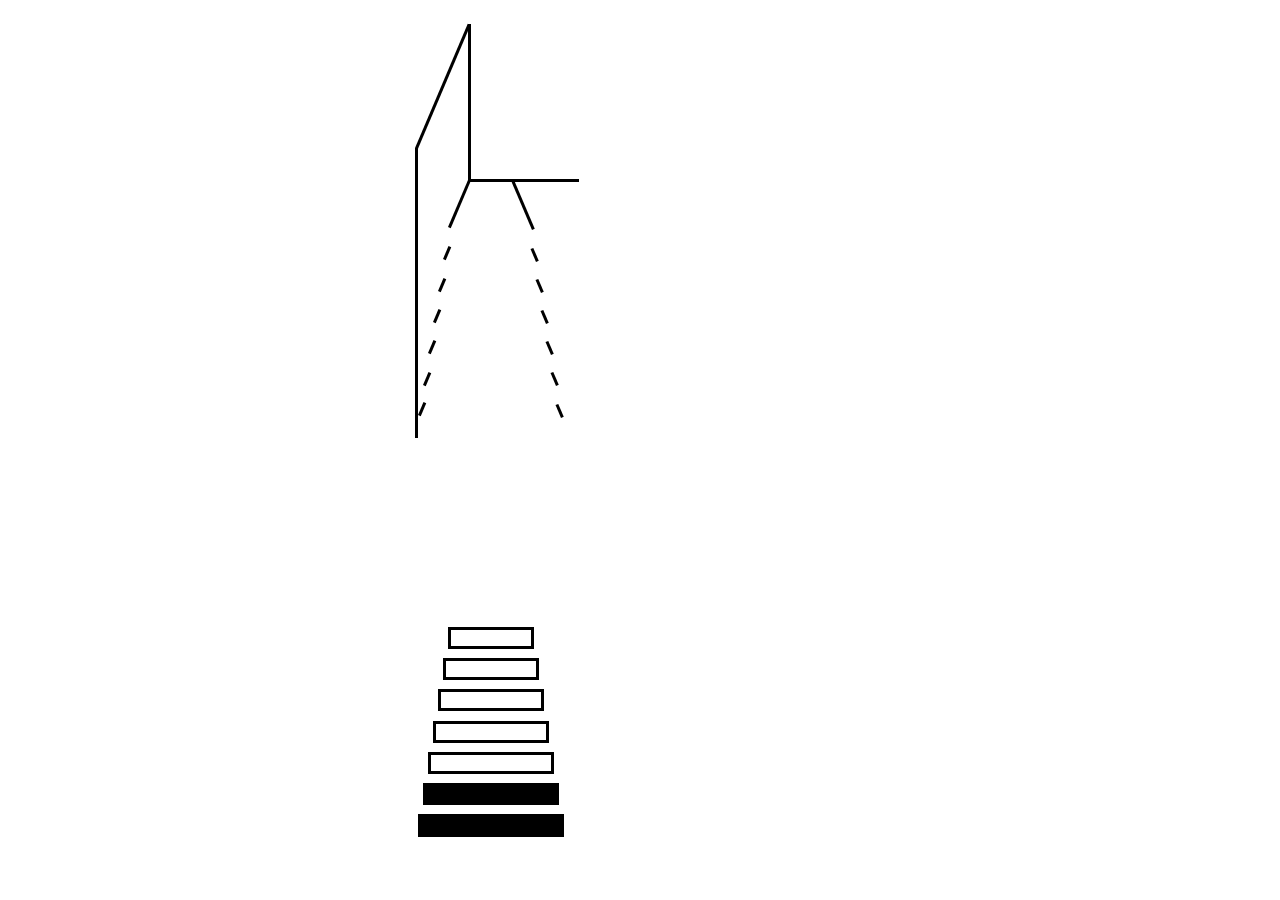
<file: inside.html>
<!DOCTYPE html>
<html class="nojs html css_verticalspacer" lang="en-US">
 <head>

  <meta http-equiv="Content-type" content="text/html;charset=UTF-8"/>
  <meta name="generator" content="2018.1.0.386"/>
  <meta name="viewport" content="width=device-width, initial-scale=1.0"/>
  
  <script type="text/javascript">
   // Update the 'nojs'/'js' class on the html node
document.documentElement.className = document.documentElement.className.replace(/\bnojs\b/g, 'js');

// Check that all required assets are uploaded and up-to-date
if(typeof Muse == "undefined") window.Muse = {}; window.Muse.assets = {"required":["museutils.js", "museconfig.js", "jquery.watch.js", "require.js", "inside.css"], "outOfDate":[]};
</script>
  
  <title>inside</title>
  <!-- CSS -->
  <link rel="stylesheet" type="text/css" href="css/site_global.css?crc=444006867"/>
  <link rel="stylesheet" type="text/css" href="css/inside.css?crc=4069709974" id="pagesheet"/>
   </head>
 <body>

  <div class="clearfix borderbox" id="page"><!-- group -->
   <div class="clearfix grpelem" id="pu1474"><!-- group -->
    <div class="grpelem" id="u1474" data-mu-ie-matrix="progid:DXImageTransform.Microsoft.Matrix(M11=0.3907,M12=0.9205,M21=-0.9205,M22=0.3907,SizingMethod='auto expand')" data-mu-ie-matrix-dx="3" data-mu-ie-matrix-dy="-6"><!-- simple frame --></div>
    <div class="grpelem" id="u1477" data-mu-ie-matrix="progid:DXImageTransform.Microsoft.Matrix(M11=0.3907,M12=0.9205,M21=-0.9205,M22=0.3907,SizingMethod='auto expand')" data-mu-ie-matrix-dx="3" data-mu-ie-matrix-dy="-6"><!-- simple frame --></div>
    <div class="grpelem" id="u1480" data-mu-ie-matrix="progid:DXImageTransform.Microsoft.Matrix(M11=0.3907,M12=0.9205,M21=-0.9205,M22=0.3907,SizingMethod='auto expand')" data-mu-ie-matrix-dx="3" data-mu-ie-matrix-dy="-6"><!-- simple frame --></div>
    <div class="grpelem" id="u1483" data-mu-ie-matrix="progid:DXImageTransform.Microsoft.Matrix(M11=0.3907,M12=0.9205,M21=-0.9205,M22=0.3907,SizingMethod='auto expand')" data-mu-ie-matrix-dx="3" data-mu-ie-matrix-dy="-6"><!-- simple frame --></div>
    <div class="grpelem" id="u1486" data-mu-ie-matrix="progid:DXImageTransform.Microsoft.Matrix(M11=-0.3907,M12=0.9205,M21=-0.9205,M22=-0.3907,SizingMethod='auto expand')" data-mu-ie-matrix-dx="3" data-mu-ie-matrix-dy="-6"><!-- simple frame --></div>
    <div class="grpelem" id="u1489" data-mu-ie-matrix="progid:DXImageTransform.Microsoft.Matrix(M11=-0.3907,M12=0.9205,M21=-0.9205,M22=-0.3907,SizingMethod='auto expand')" data-mu-ie-matrix-dx="3" data-mu-ie-matrix-dy="-6"><!-- simple frame --></div>
    <div class="grpelem" id="u1492" data-mu-ie-matrix="progid:DXImageTransform.Microsoft.Matrix(M11=-0.3907,M12=0.9205,M21=-0.9205,M22=-0.3907,SizingMethod='auto expand')" data-mu-ie-matrix-dx="3" data-mu-ie-matrix-dy="-6"><!-- simple frame --></div>
    <div class="grpelem" id="u1495" data-mu-ie-matrix="progid:DXImageTransform.Microsoft.Matrix(M11=-0.3907,M12=0.9205,M21=-0.9205,M22=-0.3907,SizingMethod='auto expand')" data-mu-ie-matrix-dx="3" data-mu-ie-matrix-dy="-6"><!-- simple frame --></div>
    <div class="grpelem" id="u1504" data-mu-ie-matrix="progid:DXImageTransform.Microsoft.Matrix(M11=0.3907,M12=0.9205,M21=-0.9205,M22=0.3907,SizingMethod='auto expand')" data-mu-ie-matrix-dx="3" data-mu-ie-matrix-dy="-6"><!-- simple frame --></div>
    <div class="grpelem" id="u1507" data-mu-ie-matrix="progid:DXImageTransform.Microsoft.Matrix(M11=0.3907,M12=0.9205,M21=-0.9205,M22=0.3907,SizingMethod='auto expand')" data-mu-ie-matrix-dx="3" data-mu-ie-matrix-dy="-6"><!-- simple frame --></div>
    <div class="grpelem" id="u1510" data-mu-ie-matrix="progid:DXImageTransform.Microsoft.Matrix(M11=-0.3907,M12=0.9205,M21=-0.9205,M22=-0.3907,SizingMethod='auto expand')" data-mu-ie-matrix-dx="3" data-mu-ie-matrix-dy="-6"><!-- simple frame --></div>
    <div class="grpelem" id="u1513" data-mu-ie-matrix="progid:DXImageTransform.Microsoft.Matrix(M11=-0.3907,M12=0.9205,M21=-0.9205,M22=-0.3907,SizingMethod='auto expand')" data-mu-ie-matrix-dx="3" data-mu-ie-matrix-dy="-6"><!-- simple frame --></div>
    <div class="grpelem" id="u1516" data-mu-ie-matrix="progid:DXImageTransform.Microsoft.Matrix(M11=0.3907,M12=0.9205,M21=-0.9205,M22=0.3907,SizingMethod='auto expand')" data-mu-ie-matrix-dx="14" data-mu-ie-matrix-dy="-23"><!-- simple frame --></div>
    <div class="grpelem" id="u1519"><!-- simple frame --></div>
    <div class="grpelem" id="u1522"><!-- simple frame --></div>
    <div class="grpelem" id="u1525" data-mu-ie-matrix="progid:DXImageTransform.Microsoft.Matrix(M11=0.3907,M12=0.9205,M21=-0.9205,M22=0.3907,SizingMethod='auto expand')" data-mu-ie-matrix-dx="40" data-mu-ie-matrix-dy="-61"><!-- simple frame --></div>
    <div class="grpelem" id="u1528"><!-- simple frame --></div>
    <div class="grpelem" id="u1531" data-mu-ie-matrix="progid:DXImageTransform.Microsoft.Matrix(M11=-0.3907,M12=0.9205,M21=-0.9205,M22=-0.3907,SizingMethod='auto expand')" data-mu-ie-matrix-dx="14" data-mu-ie-matrix-dy="-23"><!-- simple frame --></div>
   </div>
   <div class="verticalspacer" data-offset-top="438" data-content-above-spacer="437" data-content-below-spacer="62" data-sizePolicy="fixed" data-pintopage="page_fixedLeft"></div>
   <div class="clearfix grpelem" id="pu1501"><!-- column -->
    <div class="colelem" id="u1501"><!-- simple frame --></div>
    <div class="colelem" id="u1498"><!-- simple frame --></div>
    <div class="colelem" id="u1471"><!-- simple frame --></div>
    <div class="colelem" id="u1468"><!-- simple frame --></div>
    <div class="colelem" id="u1465"><!-- simple frame --></div>
    <div class="colelem" id="u1459"><!-- simple frame --></div>
    <div class="colelem" id="u1281"><!-- simple frame --></div>
   </div>
  </div>
  <!-- Other scripts -->
  <script type="text/javascript">
   // Decide whether to suppress missing file error or not based on preference setting
var suppressMissingFileError = false
</script>
  <script type="text/javascript">
   window.Muse.assets.check=function(c){if(!window.Muse.assets.checked){window.Muse.assets.checked=!0;var b={},d=function(a,b){if(window.getComputedStyle){var c=window.getComputedStyle(a,null);return c&&c.getPropertyValue(b)||c&&c[b]||""}if(document.documentElement.currentStyle)return(c=a.currentStyle)&&c[b]||a.style&&a.style[b]||"";return""},a=function(a){if(a.match(/^rgb/))return a=a.replace(/\s+/g,"").match(/([\d\,]+)/gi)[0].split(","),(parseInt(a[0])<<16)+(parseInt(a[1])<<8)+parseInt(a[2]);if(a.match(/^\#/))return parseInt(a.substr(1),
16);return 0},f=function(f){for(var g=document.getElementsByTagName("link"),j=0;j<g.length;j++)if("text/css"==g[j].type){var l=(g[j].href||"").match(/\/?css\/([\w\-]+\.css)\?crc=(\d+)/);if(!l||!l[1]||!l[2])break;b[l[1]]=l[2]}g=document.createElement("div");g.className="version";g.style.cssText="display:none; width:1px; height:1px;";document.getElementsByTagName("body")[0].appendChild(g);for(j=0;j<Muse.assets.required.length;){var l=Muse.assets.required[j],k=l.match(/([\w\-\.]+)\.(\w+)$/),i=k&&k[1]?
k[1]:null,k=k&&k[2]?k[2]:null;switch(k.toLowerCase()){case "css":i=i.replace(/\W/gi,"_").replace(/^([^a-z])/gi,"_$1");g.className+=" "+i;i=a(d(g,"color"));k=a(d(g,"backgroundColor"));i!=0||k!=0?(Muse.assets.required.splice(j,1),"undefined"!=typeof b[l]&&(i!=b[l]>>>24||k!=(b[l]&16777215))&&Muse.assets.outOfDate.push(l)):j++;g.className="version";break;case "js":j++;break;default:throw Error("Unsupported file type: "+k);}}c?c().jquery!="1.8.3"&&Muse.assets.outOfDate.push("jquery-1.8.3.min.js"):Muse.assets.required.push("jquery-1.8.3.min.js");
g.parentNode.removeChild(g);if(Muse.assets.outOfDate.length||Muse.assets.required.length)g="Some files on the server may be missing or incorrect. Clear browser cache and try again. If the problem persists please contact website author.",f&&Muse.assets.outOfDate.length&&(g+="\nOut of date: "+Muse.assets.outOfDate.join(",")),f&&Muse.assets.required.length&&(g+="\nMissing: "+Muse.assets.required.join(",")),suppressMissingFileError?(g+="\nUse SuppressMissingFileError key in AppPrefs.xml to show missing file error pop up.",console.log(g)):alert(g)};location&&location.search&&location.search.match&&location.search.match(/muse_debug/gi)?
setTimeout(function(){f(!0)},5E3):f()}};
var muse_init=function(){require.config({baseUrl:""});require(["jquery","museutils","whatinput","jquery.watch"],function(c){var $ = c;$(document).ready(function(){try{
window.Muse.assets.check($);/* body */
Muse.Utils.transformMarkupToFixBrowserProblemsPreInit();/* body */
Muse.Utils.prepHyperlinks(true);/* body */
Muse.Utils.makeButtonsVisibleAfterSettingMinWidth();/* body */
Muse.Utils.fullPage('#page');/* 100% height page */
Muse.Utils.showWidgetsWhenReady();/* body */
Muse.Utils.transformMarkupToFixBrowserProblems();/* body */
}catch(b){if(b&&"function"==typeof b.notify?b.notify():Muse.Assert.fail("Error calling selector function: "+b),false)throw b;}})})};

</script>
  <!-- RequireJS script -->
  <script src="scripts/require.js?crc=7928878" type="text/javascript" async data-main="scripts/museconfig.js?crc=4286661555" onload="if (requirejs) requirejs.onError = function(requireType, requireModule) { if (requireType && requireType.toString && requireType.toString().indexOf && 0 <= requireType.toString().indexOf('#scripterror')) window.Muse.assets.check(); }" onerror="window.Muse.assets.check();"></script>
   </body>
</html>
</file>
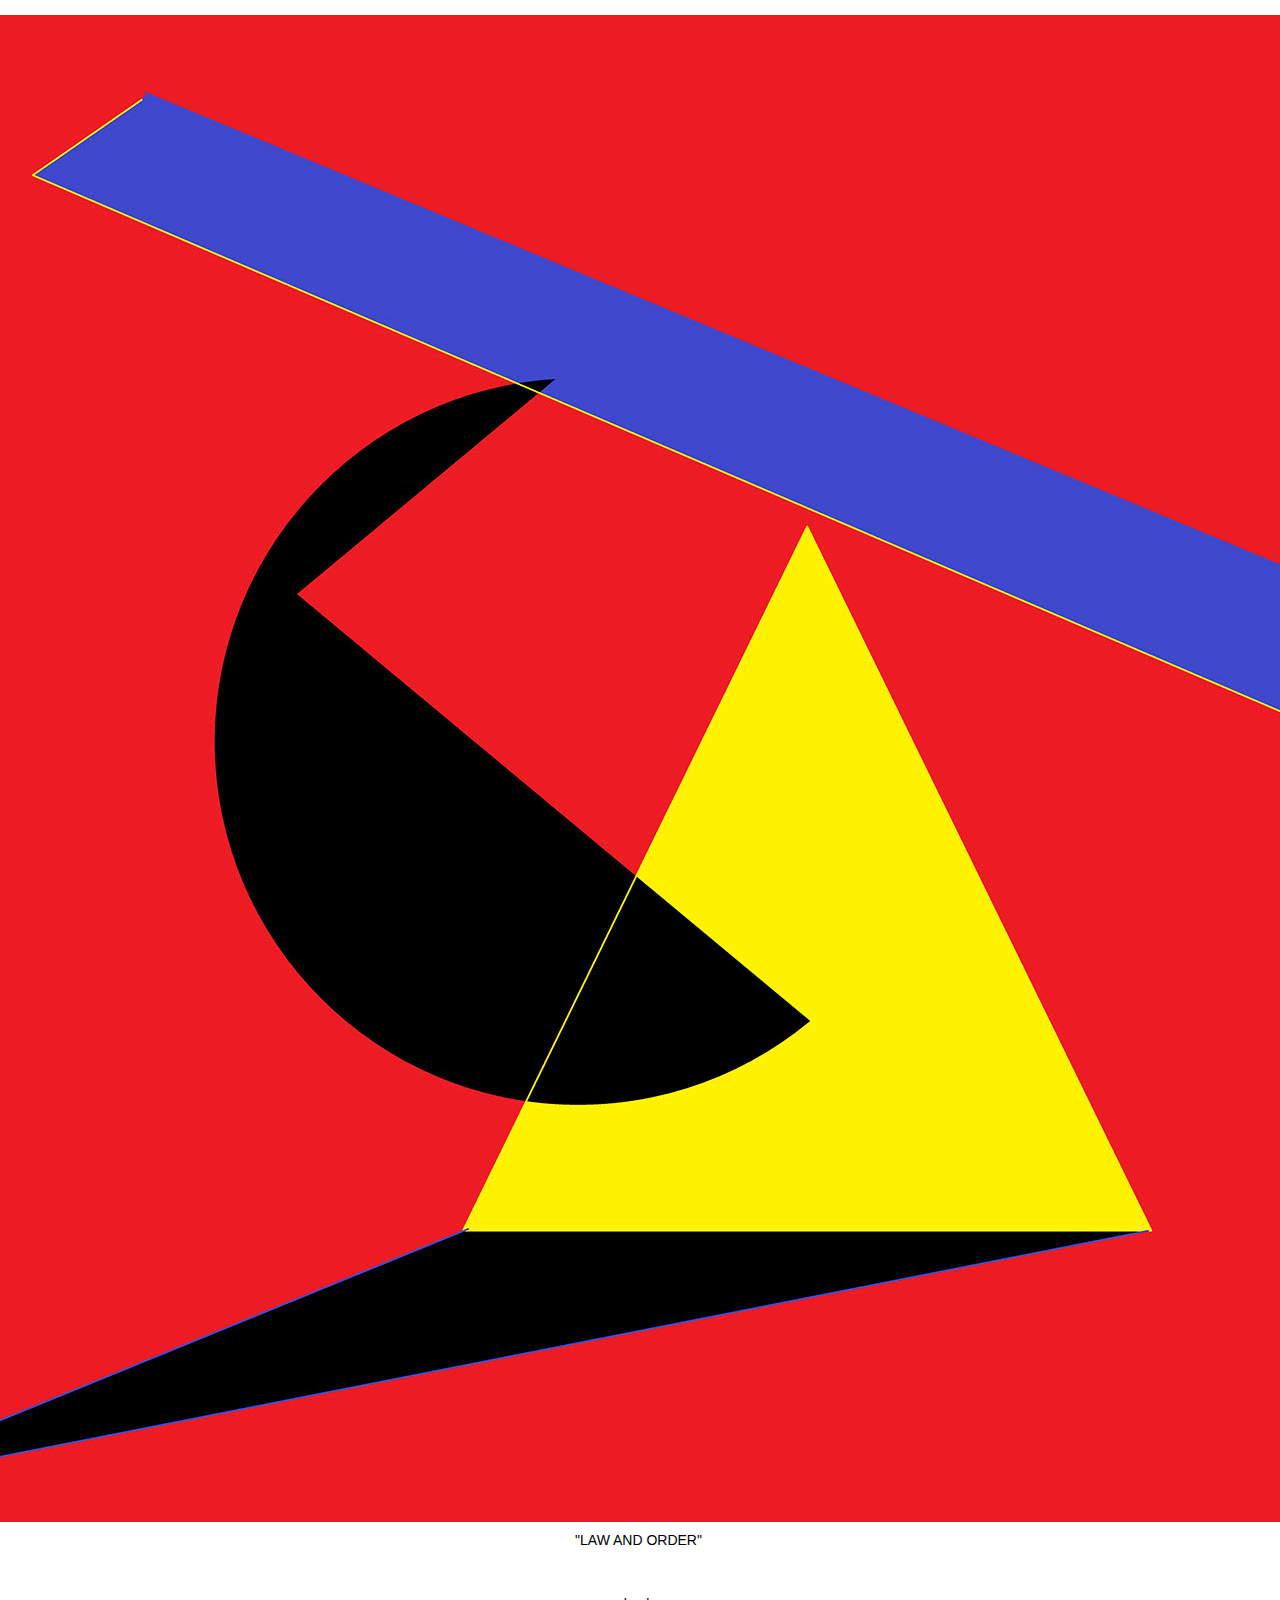
<file: law-and-order.html>
<!DOCTYPE html>
<html class="nojs html css_verticalspacer" lang="en-US">
 <head>

  <meta http-equiv="Content-type" content="text/html;charset=UTF-8"/>
  <meta name="generator" content="2018.1.0.386"/>
  <meta name="viewport" content="width=device-width, initial-scale=1.0"/>
  
  <script type="text/javascript">
   // Update the 'nojs'/'js' class on the html node
document.documentElement.className = document.documentElement.className.replace(/\bnojs\b/g, 'js');

// Check that all required assets are uploaded and up-to-date
if(typeof Muse == "undefined") window.Muse = {}; window.Muse.assets = {"required":["museutils.js", "museconfig.js", "jquery.watch.js", "require.js", "law-and-order.css"], "outOfDate":[]};
</script>
  
  <title>LAW AND ORDER</title>
  <!-- CSS -->
  <link rel="stylesheet" type="text/css" href="css/site_global.css?crc=444006867"/>
  <link rel="stylesheet" type="text/css" href="css/law-and-order.css?crc=13687623" id="pagesheet"/>
   </head>
 <body>

  <div class="clearfix borderbox" id="page"><!-- group -->
   <div class="clip_frame grpelem" id="u899"><!-- image -->
    <img class="block" id="u899_img" src="images/law%20and%20order.jpg?crc=38655566" alt="" data-heightwidthratio="0.73583984375" data-image-width="2048" data-image-height="1507"/>
   </div>
   <div class="verticalspacer" data-offset-top="1523" data-content-above-spacer="1522" data-content-below-spacer="106" data-sizePolicy="fixed" data-pintopage="page_fixedLeft"></div>
   <div class="clearfix grpelem" id="pu885-4"><!-- column -->
    <div class="clearfix colelem" id="u885-4"><!-- content -->
     <p><span id="u885">&quot;LAW AND ORDER&quot;</span></p>
    </div>
    <a class="nonblock nontext clearfix colelem" id="u884-4" href="menu.html"><!-- content --><p><span id="u884">back</span></p></a>
   </div>
  </div>
  <!-- Other scripts -->
  <script type="text/javascript">
   // Decide whether to suppress missing file error or not based on preference setting
var suppressMissingFileError = false
</script>
  <script type="text/javascript">
   window.Muse.assets.check=function(c){if(!window.Muse.assets.checked){window.Muse.assets.checked=!0;var b={},d=function(a,b){if(window.getComputedStyle){var c=window.getComputedStyle(a,null);return c&&c.getPropertyValue(b)||c&&c[b]||""}if(document.documentElement.currentStyle)return(c=a.currentStyle)&&c[b]||a.style&&a.style[b]||"";return""},a=function(a){if(a.match(/^rgb/))return a=a.replace(/\s+/g,"").match(/([\d\,]+)/gi)[0].split(","),(parseInt(a[0])<<16)+(parseInt(a[1])<<8)+parseInt(a[2]);if(a.match(/^\#/))return parseInt(a.substr(1),
16);return 0},f=function(f){for(var g=document.getElementsByTagName("link"),j=0;j<g.length;j++)if("text/css"==g[j].type){var l=(g[j].href||"").match(/\/?css\/([\w\-]+\.css)\?crc=(\d+)/);if(!l||!l[1]||!l[2])break;b[l[1]]=l[2]}g=document.createElement("div");g.className="version";g.style.cssText="display:none; width:1px; height:1px;";document.getElementsByTagName("body")[0].appendChild(g);for(j=0;j<Muse.assets.required.length;){var l=Muse.assets.required[j],k=l.match(/([\w\-\.]+)\.(\w+)$/),i=k&&k[1]?
k[1]:null,k=k&&k[2]?k[2]:null;switch(k.toLowerCase()){case "css":i=i.replace(/\W/gi,"_").replace(/^([^a-z])/gi,"_$1");g.className+=" "+i;i=a(d(g,"color"));k=a(d(g,"backgroundColor"));i!=0||k!=0?(Muse.assets.required.splice(j,1),"undefined"!=typeof b[l]&&(i!=b[l]>>>24||k!=(b[l]&16777215))&&Muse.assets.outOfDate.push(l)):j++;g.className="version";break;case "js":j++;break;default:throw Error("Unsupported file type: "+k);}}c?c().jquery!="1.8.3"&&Muse.assets.outOfDate.push("jquery-1.8.3.min.js"):Muse.assets.required.push("jquery-1.8.3.min.js");
g.parentNode.removeChild(g);if(Muse.assets.outOfDate.length||Muse.assets.required.length)g="Some files on the server may be missing or incorrect. Clear browser cache and try again. If the problem persists please contact website author.",f&&Muse.assets.outOfDate.length&&(g+="\nOut of date: "+Muse.assets.outOfDate.join(",")),f&&Muse.assets.required.length&&(g+="\nMissing: "+Muse.assets.required.join(",")),suppressMissingFileError?(g+="\nUse SuppressMissingFileError key in AppPrefs.xml to show missing file error pop up.",console.log(g)):alert(g)};location&&location.search&&location.search.match&&location.search.match(/muse_debug/gi)?
setTimeout(function(){f(!0)},5E3):f()}};
var muse_init=function(){require.config({baseUrl:""});require(["jquery","museutils","whatinput","jquery.watch"],function(c){var $ = c;$(document).ready(function(){try{
window.Muse.assets.check($);/* body */
Muse.Utils.transformMarkupToFixBrowserProblemsPreInit();/* body */
Muse.Utils.prepHyperlinks(true);/* body */
Muse.Utils.makeButtonsVisibleAfterSettingMinWidth();/* body */
Muse.Utils.fullPage('#page');/* 100% height page */
Muse.Utils.showWidgetsWhenReady();/* body */
Muse.Utils.transformMarkupToFixBrowserProblems();/* body */
}catch(b){if(b&&"function"==typeof b.notify?b.notify():Muse.Assert.fail("Error calling selector function: "+b),false)throw b;}})})};

</script>
  <!-- RequireJS script -->
  <script src="scripts/require.js?crc=7928878" type="text/javascript" async data-main="scripts/museconfig.js?crc=4286661555" onload="if (requirejs) requirejs.onError = function(requireType, requireModule) { if (requireType && requireType.toString && requireType.toString().indexOf && 0 <= requireType.toString().indexOf('#scripterror')) window.Muse.assets.check(); }" onerror="window.Muse.assets.check();"></script>
   </body>
</html>
</file>
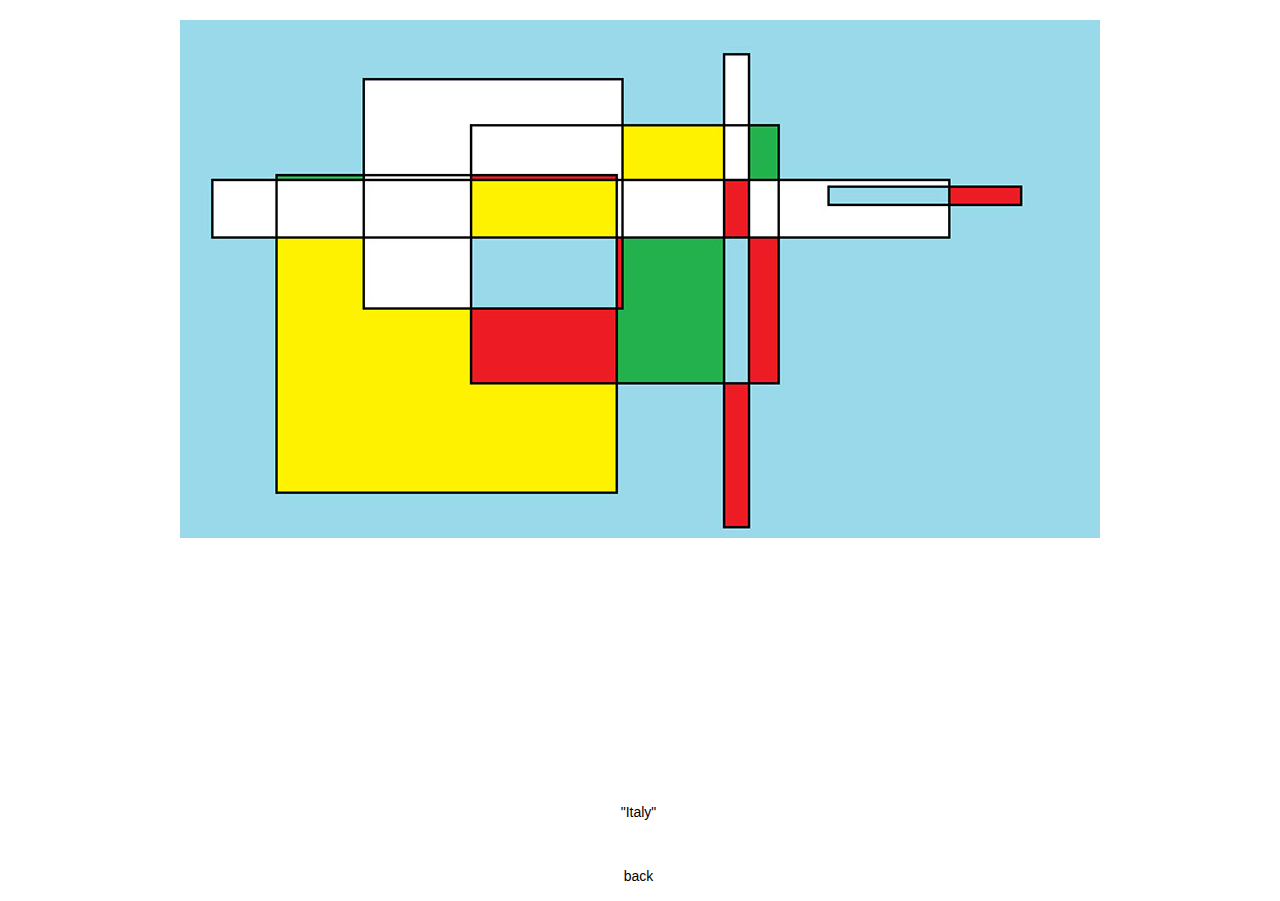
<file: lilac.html>
<!DOCTYPE html>
<html class="nojs html css_verticalspacer" lang="en-US">
 <head>

  <meta http-equiv="Content-type" content="text/html;charset=UTF-8"/>
  <meta name="generator" content="2018.1.0.386"/>
  <meta name="viewport" content="width=device-width, initial-scale=1.0"/>
  
  <script type="text/javascript">
   // Update the 'nojs'/'js' class on the html node
document.documentElement.className = document.documentElement.className.replace(/\bnojs\b/g, 'js');

// Check that all required assets are uploaded and up-to-date
if(typeof Muse == "undefined") window.Muse = {}; window.Muse.assets = {"required":["museutils.js", "museconfig.js", "jquery.watch.js", "require.js", "lilac.css"], "outOfDate":[]};
</script>
  
  <title>lilac</title>
  <!-- CSS -->
  <link rel="stylesheet" type="text/css" href="css/site_global.css?crc=444006867"/>
  <link rel="stylesheet" type="text/css" href="css/lilac.css?crc=436374911" id="pagesheet"/>
   </head>
 <body>

  <div class="clearfix borderbox" id="page"><!-- group -->
   <div class="clip_frame grpelem" id="u784"><!-- image -->
    <img class="block" id="u784_img" src="images/lilac.jpg?crc=95605038" alt="" data-heightwidthratio="0.5630434782608695" data-image-width="920" data-image-height="518"/>
   </div>
   <div class="verticalspacer" data-offset-top="537" data-content-above-spacer="537" data-content-below-spacer="106" data-sizePolicy="fixed" data-pintopage="page_fixedLeft"></div>
   <div class="clearfix grpelem" id="pu769-4"><!-- column -->
    <div class="clearfix colelem" id="u769-4"><!-- content -->
     <p><span id="u769">&quot;Italy&quot;</span></p>
    </div>
    <a class="nonblock nontext clearfix colelem" id="u772-4" href="menu.html"><!-- content --><p><span id="u772">back</span></p></a>
   </div>
  </div>
  <!-- Other scripts -->
  <script type="text/javascript">
   // Decide whether to suppress missing file error or not based on preference setting
var suppressMissingFileError = false
</script>
  <script type="text/javascript">
   window.Muse.assets.check=function(c){if(!window.Muse.assets.checked){window.Muse.assets.checked=!0;var b={},d=function(a,b){if(window.getComputedStyle){var c=window.getComputedStyle(a,null);return c&&c.getPropertyValue(b)||c&&c[b]||""}if(document.documentElement.currentStyle)return(c=a.currentStyle)&&c[b]||a.style&&a.style[b]||"";return""},a=function(a){if(a.match(/^rgb/))return a=a.replace(/\s+/g,"").match(/([\d\,]+)/gi)[0].split(","),(parseInt(a[0])<<16)+(parseInt(a[1])<<8)+parseInt(a[2]);if(a.match(/^\#/))return parseInt(a.substr(1),
16);return 0},f=function(f){for(var g=document.getElementsByTagName("link"),j=0;j<g.length;j++)if("text/css"==g[j].type){var l=(g[j].href||"").match(/\/?css\/([\w\-]+\.css)\?crc=(\d+)/);if(!l||!l[1]||!l[2])break;b[l[1]]=l[2]}g=document.createElement("div");g.className="version";g.style.cssText="display:none; width:1px; height:1px;";document.getElementsByTagName("body")[0].appendChild(g);for(j=0;j<Muse.assets.required.length;){var l=Muse.assets.required[j],k=l.match(/([\w\-\.]+)\.(\w+)$/),i=k&&k[1]?
k[1]:null,k=k&&k[2]?k[2]:null;switch(k.toLowerCase()){case "css":i=i.replace(/\W/gi,"_").replace(/^([^a-z])/gi,"_$1");g.className+=" "+i;i=a(d(g,"color"));k=a(d(g,"backgroundColor"));i!=0||k!=0?(Muse.assets.required.splice(j,1),"undefined"!=typeof b[l]&&(i!=b[l]>>>24||k!=(b[l]&16777215))&&Muse.assets.outOfDate.push(l)):j++;g.className="version";break;case "js":j++;break;default:throw Error("Unsupported file type: "+k);}}c?c().jquery!="1.8.3"&&Muse.assets.outOfDate.push("jquery-1.8.3.min.js"):Muse.assets.required.push("jquery-1.8.3.min.js");
g.parentNode.removeChild(g);if(Muse.assets.outOfDate.length||Muse.assets.required.length)g="Some files on the server may be missing or incorrect. Clear browser cache and try again. If the problem persists please contact website author.",f&&Muse.assets.outOfDate.length&&(g+="\nOut of date: "+Muse.assets.outOfDate.join(",")),f&&Muse.assets.required.length&&(g+="\nMissing: "+Muse.assets.required.join(",")),suppressMissingFileError?(g+="\nUse SuppressMissingFileError key in AppPrefs.xml to show missing file error pop up.",console.log(g)):alert(g)};location&&location.search&&location.search.match&&location.search.match(/muse_debug/gi)?
setTimeout(function(){f(!0)},5E3):f()}};
var muse_init=function(){require.config({baseUrl:""});require(["jquery","museutils","whatinput","jquery.watch"],function(c){var $ = c;$(document).ready(function(){try{
window.Muse.assets.check($);/* body */
Muse.Utils.transformMarkupToFixBrowserProblemsPreInit();/* body */
Muse.Utils.prepHyperlinks(true);/* body */
Muse.Utils.makeButtonsVisibleAfterSettingMinWidth();/* body */
Muse.Utils.fullPage('#page');/* 100% height page */
Muse.Utils.showWidgetsWhenReady();/* body */
Muse.Utils.transformMarkupToFixBrowserProblems();/* body */
}catch(b){if(b&&"function"==typeof b.notify?b.notify():Muse.Assert.fail("Error calling selector function: "+b),false)throw b;}})})};

</script>
  <!-- RequireJS script -->
  <script src="scripts/require.js?crc=7928878" type="text/javascript" async data-main="scripts/museconfig.js?crc=4286661555" onload="if (requirejs) requirejs.onError = function(requireType, requireModule) { if (requireType && requireType.toString && requireType.toString().indexOf && 0 <= requireType.toString().indexOf('#scripterror')) window.Muse.assets.check(); }" onerror="window.Muse.assets.check();"></script>
   </body>
</html>
</file>
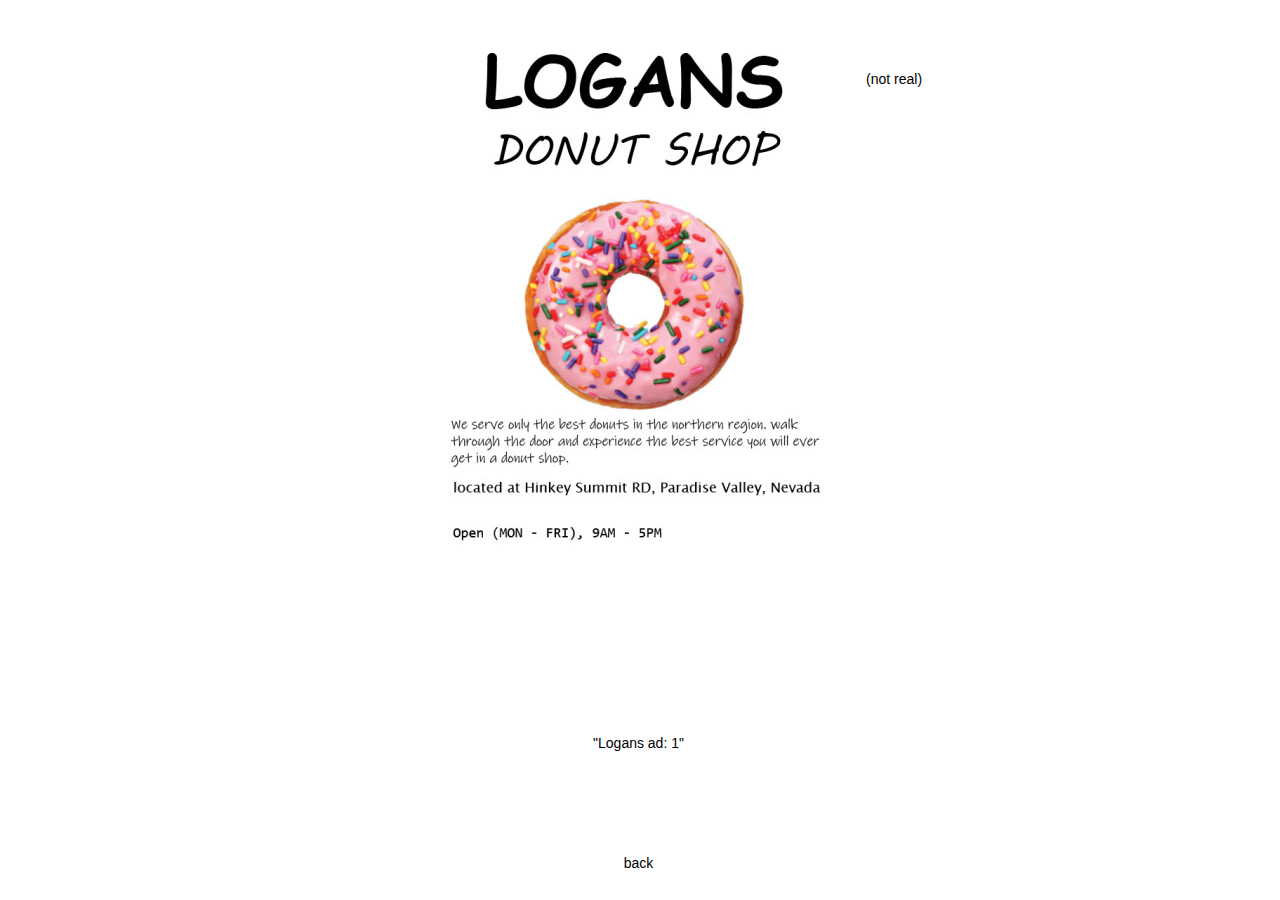
<file: logans-ad.html>
<!DOCTYPE html>
<html class="nojs html css_verticalspacer" lang="en-US">
 <head>

  <meta http-equiv="Content-type" content="text/html;charset=UTF-8"/>
  <meta name="generator" content="2018.1.0.386"/>
  <meta name="viewport" content="width=device-width, initial-scale=1.0"/>
  
  <script type="text/javascript">
   // Update the 'nojs'/'js' class on the html node
document.documentElement.className = document.documentElement.className.replace(/\bnojs\b/g, 'js');

// Check that all required assets are uploaded and up-to-date
if(typeof Muse == "undefined") window.Muse = {}; window.Muse.assets = {"required":["museutils.js", "museconfig.js", "jquery.watch.js", "require.js", "logans-ad.css"], "outOfDate":[]};
</script>
  
  <title>LOGANS AD</title>
  <!-- CSS -->
  <link rel="stylesheet" type="text/css" href="css/site_global.css?crc=444006867"/>
  <link rel="stylesheet" type="text/css" href="css/logans-ad.css?crc=3964057409" id="pagesheet"/>
   </head>
 <body>

  <div class="clearfix borderbox" id="page"><!-- group -->
   <div class="clip_frame grpelem" id="u438"><!-- image -->
    <img class="block" id="u438_img" src="images/logans_donuts_ad.jpg?crc=228640666" alt="" data-heightwidthratio="1.2960372960372961" data-image-width="429" data-image-height="556"/>
   </div>
   <div class="clearfix grpelem" id="u448-4"><!-- content -->
    <p>(not real)</p>
   </div>
   <div class="verticalspacer" data-offset-top="576" data-content-above-spacer="576" data-content-below-spacer="175" data-sizePolicy="fixed" data-pintopage="page_fixedLeft"></div>
   <div class="clearfix grpelem" id="pu424-4"><!-- column -->
    <div class="clearfix colelem" id="u424-4"><!-- content -->
     <p><span id="u424">&quot;Logans ad: 1&quot;</span></p>
    </div>
    <a class="nonblock nontext clearfix colelem" id="u423-4" href="menu.html"><!-- content --><p><span id="u423">back</span></p></a>
   </div>
  </div>
  <!-- Other scripts -->
  <script type="text/javascript">
   // Decide whether to suppress missing file error or not based on preference setting
var suppressMissingFileError = false
</script>
  <script type="text/javascript">
   window.Muse.assets.check=function(c){if(!window.Muse.assets.checked){window.Muse.assets.checked=!0;var b={},d=function(a,b){if(window.getComputedStyle){var c=window.getComputedStyle(a,null);return c&&c.getPropertyValue(b)||c&&c[b]||""}if(document.documentElement.currentStyle)return(c=a.currentStyle)&&c[b]||a.style&&a.style[b]||"";return""},a=function(a){if(a.match(/^rgb/))return a=a.replace(/\s+/g,"").match(/([\d\,]+)/gi)[0].split(","),(parseInt(a[0])<<16)+(parseInt(a[1])<<8)+parseInt(a[2]);if(a.match(/^\#/))return parseInt(a.substr(1),
16);return 0},f=function(f){for(var g=document.getElementsByTagName("link"),j=0;j<g.length;j++)if("text/css"==g[j].type){var l=(g[j].href||"").match(/\/?css\/([\w\-]+\.css)\?crc=(\d+)/);if(!l||!l[1]||!l[2])break;b[l[1]]=l[2]}g=document.createElement("div");g.className="version";g.style.cssText="display:none; width:1px; height:1px;";document.getElementsByTagName("body")[0].appendChild(g);for(j=0;j<Muse.assets.required.length;){var l=Muse.assets.required[j],k=l.match(/([\w\-\.]+)\.(\w+)$/),i=k&&k[1]?
k[1]:null,k=k&&k[2]?k[2]:null;switch(k.toLowerCase()){case "css":i=i.replace(/\W/gi,"_").replace(/^([^a-z])/gi,"_$1");g.className+=" "+i;i=a(d(g,"color"));k=a(d(g,"backgroundColor"));i!=0||k!=0?(Muse.assets.required.splice(j,1),"undefined"!=typeof b[l]&&(i!=b[l]>>>24||k!=(b[l]&16777215))&&Muse.assets.outOfDate.push(l)):j++;g.className="version";break;case "js":j++;break;default:throw Error("Unsupported file type: "+k);}}c?c().jquery!="1.8.3"&&Muse.assets.outOfDate.push("jquery-1.8.3.min.js"):Muse.assets.required.push("jquery-1.8.3.min.js");
g.parentNode.removeChild(g);if(Muse.assets.outOfDate.length||Muse.assets.required.length)g="Some files on the server may be missing or incorrect. Clear browser cache and try again. If the problem persists please contact website author.",f&&Muse.assets.outOfDate.length&&(g+="\nOut of date: "+Muse.assets.outOfDate.join(",")),f&&Muse.assets.required.length&&(g+="\nMissing: "+Muse.assets.required.join(",")),suppressMissingFileError?(g+="\nUse SuppressMissingFileError key in AppPrefs.xml to show missing file error pop up.",console.log(g)):alert(g)};location&&location.search&&location.search.match&&location.search.match(/muse_debug/gi)?
setTimeout(function(){f(!0)},5E3):f()}};
var muse_init=function(){require.config({baseUrl:""});require(["jquery","museutils","whatinput","jquery.watch"],function(c){var $ = c;$(document).ready(function(){try{
window.Muse.assets.check($);/* body */
Muse.Utils.transformMarkupToFixBrowserProblemsPreInit();/* body */
Muse.Utils.prepHyperlinks(true);/* body */
Muse.Utils.makeButtonsVisibleAfterSettingMinWidth();/* body */
Muse.Utils.fullPage('#page');/* 100% height page */
Muse.Utils.showWidgetsWhenReady();/* body */
Muse.Utils.transformMarkupToFixBrowserProblems();/* body */
}catch(b){if(b&&"function"==typeof b.notify?b.notify():Muse.Assert.fail("Error calling selector function: "+b),false)throw b;}})})};

</script>
  <!-- RequireJS script -->
  <script src="scripts/require.js?crc=7928878" type="text/javascript" async data-main="scripts/museconfig.js?crc=4286661555" onload="if (requirejs) requirejs.onError = function(requireType, requireModule) { if (requireType && requireType.toString && requireType.toString().indexOf && 0 <= requireType.toString().indexOf('#scripterror')) window.Muse.assets.check(); }" onerror="window.Muse.assets.check();"></script>
   </body>
</html>
</file>
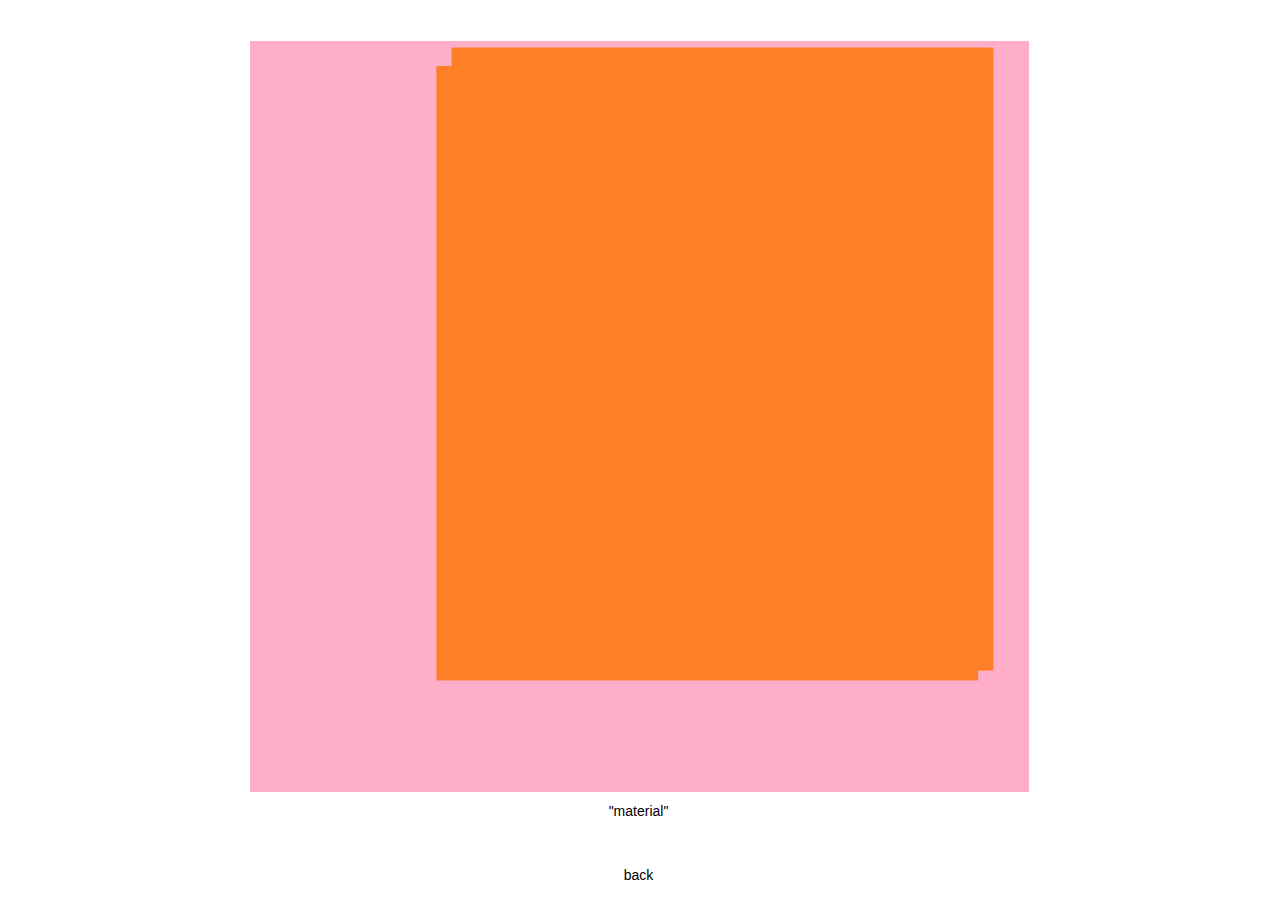
<file: material.html>
<!DOCTYPE html>
<html class="nojs html css_verticalspacer" lang="en-US">
 <head>

  <meta http-equiv="Content-type" content="text/html;charset=UTF-8"/>
  <meta name="generator" content="2018.1.0.386"/>
  <meta name="viewport" content="width=device-width, initial-scale=1.0"/>
  
  <script type="text/javascript">
   // Update the 'nojs'/'js' class on the html node
document.documentElement.className = document.documentElement.className.replace(/\bnojs\b/g, 'js');

// Check that all required assets are uploaded and up-to-date
if(typeof Muse == "undefined") window.Muse = {}; window.Muse.assets = {"required":["museutils.js", "museconfig.js", "jquery.watch.js", "require.js", "material.css"], "outOfDate":[]};
</script>
  
  <title>material</title>
  <!-- CSS -->
  <link rel="stylesheet" type="text/css" href="css/site_global.css?crc=444006867"/>
  <link rel="stylesheet" type="text/css" href="css/material.css?crc=3940453165" id="pagesheet"/>
   </head>
 <body>

  <div class="clearfix borderbox" id="page"><!-- group -->
   <div class="clip_frame grpelem" id="u945"><!-- image -->
    <img class="block" id="u945_img" src="images/alien.jpg?crc=434132740" alt="" data-heightwidthratio="0.9640564826700898" data-image-width="779" data-image-height="751"/>
   </div>
   <div class="verticalspacer" data-offset-top="792" data-content-above-spacer="792" data-content-below-spacer="107" data-sizePolicy="fixed" data-pintopage="page_fixedLeft"></div>
   <div class="clearfix grpelem" id="pu929-4"><!-- column -->
    <div class="clearfix colelem" id="u929-4"><!-- content -->
     <p><span id="u929">&quot;material&quot;</span></p>
    </div>
    <a class="nonblock nontext clearfix colelem" id="u928-4" href="menu.html"><!-- content --><p><span id="u928">back</span></p></a>
   </div>
  </div>
  <!-- Other scripts -->
  <script type="text/javascript">
   // Decide whether to suppress missing file error or not based on preference setting
var suppressMissingFileError = false
</script>
  <script type="text/javascript">
   window.Muse.assets.check=function(c){if(!window.Muse.assets.checked){window.Muse.assets.checked=!0;var b={},d=function(a,b){if(window.getComputedStyle){var c=window.getComputedStyle(a,null);return c&&c.getPropertyValue(b)||c&&c[b]||""}if(document.documentElement.currentStyle)return(c=a.currentStyle)&&c[b]||a.style&&a.style[b]||"";return""},a=function(a){if(a.match(/^rgb/))return a=a.replace(/\s+/g,"").match(/([\d\,]+)/gi)[0].split(","),(parseInt(a[0])<<16)+(parseInt(a[1])<<8)+parseInt(a[2]);if(a.match(/^\#/))return parseInt(a.substr(1),
16);return 0},f=function(f){for(var g=document.getElementsByTagName("link"),j=0;j<g.length;j++)if("text/css"==g[j].type){var l=(g[j].href||"").match(/\/?css\/([\w\-]+\.css)\?crc=(\d+)/);if(!l||!l[1]||!l[2])break;b[l[1]]=l[2]}g=document.createElement("div");g.className="version";g.style.cssText="display:none; width:1px; height:1px;";document.getElementsByTagName("body")[0].appendChild(g);for(j=0;j<Muse.assets.required.length;){var l=Muse.assets.required[j],k=l.match(/([\w\-\.]+)\.(\w+)$/),i=k&&k[1]?
k[1]:null,k=k&&k[2]?k[2]:null;switch(k.toLowerCase()){case "css":i=i.replace(/\W/gi,"_").replace(/^([^a-z])/gi,"_$1");g.className+=" "+i;i=a(d(g,"color"));k=a(d(g,"backgroundColor"));i!=0||k!=0?(Muse.assets.required.splice(j,1),"undefined"!=typeof b[l]&&(i!=b[l]>>>24||k!=(b[l]&16777215))&&Muse.assets.outOfDate.push(l)):j++;g.className="version";break;case "js":j++;break;default:throw Error("Unsupported file type: "+k);}}c?c().jquery!="1.8.3"&&Muse.assets.outOfDate.push("jquery-1.8.3.min.js"):Muse.assets.required.push("jquery-1.8.3.min.js");
g.parentNode.removeChild(g);if(Muse.assets.outOfDate.length||Muse.assets.required.length)g="Some files on the server may be missing or incorrect. Clear browser cache and try again. If the problem persists please contact website author.",f&&Muse.assets.outOfDate.length&&(g+="\nOut of date: "+Muse.assets.outOfDate.join(",")),f&&Muse.assets.required.length&&(g+="\nMissing: "+Muse.assets.required.join(",")),suppressMissingFileError?(g+="\nUse SuppressMissingFileError key in AppPrefs.xml to show missing file error pop up.",console.log(g)):alert(g)};location&&location.search&&location.search.match&&location.search.match(/muse_debug/gi)?
setTimeout(function(){f(!0)},5E3):f()}};
var muse_init=function(){require.config({baseUrl:""});require(["jquery","museutils","whatinput","jquery.watch"],function(c){var $ = c;$(document).ready(function(){try{
window.Muse.assets.check($);/* body */
Muse.Utils.transformMarkupToFixBrowserProblemsPreInit();/* body */
Muse.Utils.prepHyperlinks(true);/* body */
Muse.Utils.makeButtonsVisibleAfterSettingMinWidth();/* body */
Muse.Utils.fullPage('#page');/* 100% height page */
Muse.Utils.showWidgetsWhenReady();/* body */
Muse.Utils.transformMarkupToFixBrowserProblems();/* body */
}catch(b){if(b&&"function"==typeof b.notify?b.notify():Muse.Assert.fail("Error calling selector function: "+b),false)throw b;}})})};

</script>
  <!-- RequireJS script -->
  <script src="scripts/require.js?crc=7928878" type="text/javascript" async data-main="scripts/museconfig.js?crc=4286661555" onload="if (requirejs) requirejs.onError = function(requireType, requireModule) { if (requireType && requireType.toString && requireType.toString().indexOf && 0 <= requireType.toString().indexOf('#scripterror')) window.Muse.assets.check(); }" onerror="window.Muse.assets.check();"></script>
   </body>
</html>
</file>
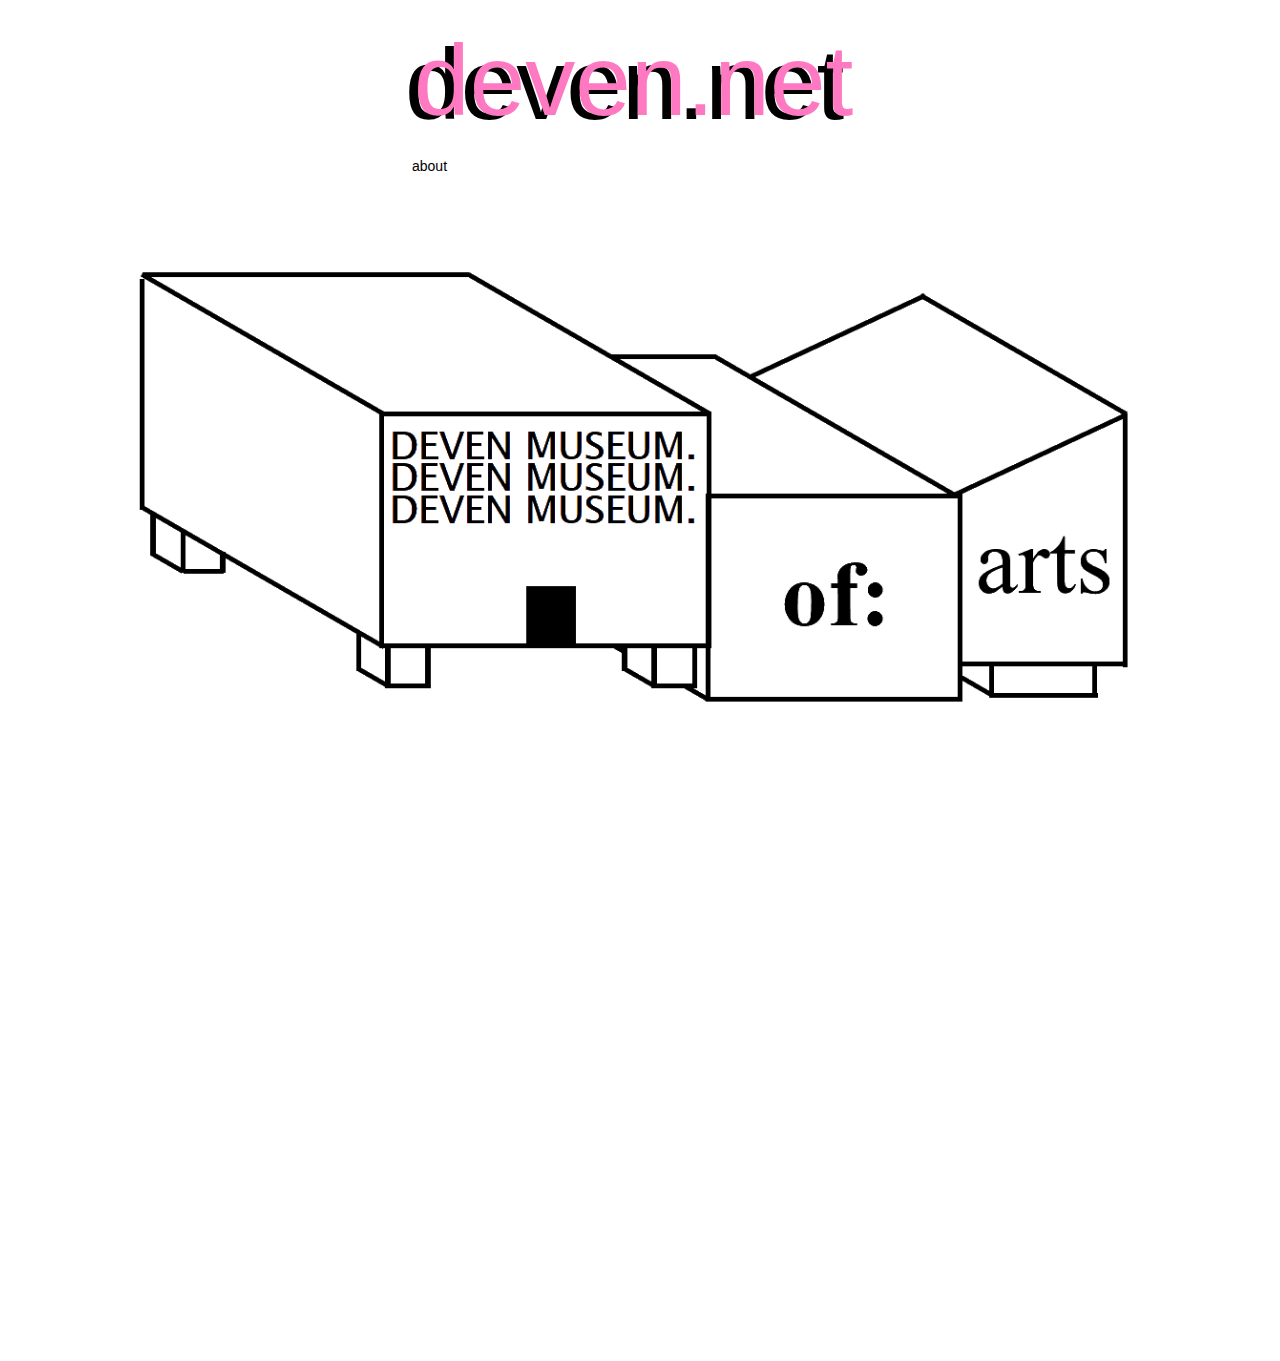
<file: menu.html>
<!DOCTYPE html>
<html class="nojs html css_verticalspacer" lang="en-US">
 <head>

  <meta http-equiv="Content-type" content="text/html;charset=UTF-8"/>
  <meta name="generator" content="2018.1.0.386"/>
  <meta name="viewport" content="width=device-width, initial-scale=1.0"/>
  
  <script type="text/javascript">
   // Update the 'nojs'/'js' class on the html node
document.documentElement.className = document.documentElement.className.replace(/\bnojs\b/g, 'js');

// Check that all required assets are uploaded and up-to-date
if(typeof Muse == "undefined") window.Muse = {}; window.Muse.assets = {"required":["museutils.js", "museconfig.js", "jquery.watch.js", "require.js", "menu.css"], "outOfDate":[]};
</script>
  
  <title>menu</title>
  <!-- CSS -->
  <link rel="stylesheet" type="text/css" href="css/site_global.css?crc=444006867"/>
  <link rel="stylesheet" type="text/css" href="css/menu.css?crc=4101276218" id="pagesheet"/>
   </head>
 <body>

  <div class="clearfix borderbox" id="page"><!-- column -->
   <div class="position_content" id="page_position_content">
    <div class="clearfix colelem" id="pu380-4"><!-- group -->
     <div class="clearfix grpelem" id="u380-4"><!-- content -->
      <p>deven.net</p>
     </div>
     <a class="nonblock nontext clearfix grpelem" id="u381-4" href="index.html"><!-- content --><p>deven.net</p></a>
    </div>
    <a class="nonblock nontext clearfix colelem" id="u573-4" href="about.html"><!-- content --><p>about</p></a>
    <div class="clearfix colelem" id="pu1439"><!-- group -->
     <div class="clip_frame grpelem" id="u1439"><!-- image -->
      <img class="block" id="u1439_img" src="images/output-onlinepngtools%20(1).png?crc=4056821768" alt="" data-heightwidthratio="0.4952290076335878" data-image-width="1048" data-image-height="519"/>
     </div>
     <a class="nonblock nontext grpelem" id="u1449" href="untitled-21.html"><!-- simple frame --></a>
    </div>
    <div class="verticalspacer" data-offset-top="755" data-content-above-spacer="755" data-content-below-spacer="605" data-sizePolicy="fixed" data-pintopage="page_fixedLeft"></div>
   </div>
  </div>
  <!-- Other scripts -->
  <script type="text/javascript">
   // Decide whether to suppress missing file error or not based on preference setting
var suppressMissingFileError = false
</script>
  <script type="text/javascript">
   window.Muse.assets.check=function(c){if(!window.Muse.assets.checked){window.Muse.assets.checked=!0;var b={},d=function(a,b){if(window.getComputedStyle){var c=window.getComputedStyle(a,null);return c&&c.getPropertyValue(b)||c&&c[b]||""}if(document.documentElement.currentStyle)return(c=a.currentStyle)&&c[b]||a.style&&a.style[b]||"";return""},a=function(a){if(a.match(/^rgb/))return a=a.replace(/\s+/g,"").match(/([\d\,]+)/gi)[0].split(","),(parseInt(a[0])<<16)+(parseInt(a[1])<<8)+parseInt(a[2]);if(a.match(/^\#/))return parseInt(a.substr(1),
16);return 0},f=function(f){for(var g=document.getElementsByTagName("link"),j=0;j<g.length;j++)if("text/css"==g[j].type){var l=(g[j].href||"").match(/\/?css\/([\w\-]+\.css)\?crc=(\d+)/);if(!l||!l[1]||!l[2])break;b[l[1]]=l[2]}g=document.createElement("div");g.className="version";g.style.cssText="display:none; width:1px; height:1px;";document.getElementsByTagName("body")[0].appendChild(g);for(j=0;j<Muse.assets.required.length;){var l=Muse.assets.required[j],k=l.match(/([\w\-\.]+)\.(\w+)$/),i=k&&k[1]?
k[1]:null,k=k&&k[2]?k[2]:null;switch(k.toLowerCase()){case "css":i=i.replace(/\W/gi,"_").replace(/^([^a-z])/gi,"_$1");g.className+=" "+i;i=a(d(g,"color"));k=a(d(g,"backgroundColor"));i!=0||k!=0?(Muse.assets.required.splice(j,1),"undefined"!=typeof b[l]&&(i!=b[l]>>>24||k!=(b[l]&16777215))&&Muse.assets.outOfDate.push(l)):j++;g.className="version";break;case "js":j++;break;default:throw Error("Unsupported file type: "+k);}}c?c().jquery!="1.8.3"&&Muse.assets.outOfDate.push("jquery-1.8.3.min.js"):Muse.assets.required.push("jquery-1.8.3.min.js");
g.parentNode.removeChild(g);if(Muse.assets.outOfDate.length||Muse.assets.required.length)g="Some files on the server may be missing or incorrect. Clear browser cache and try again. If the problem persists please contact website author.",f&&Muse.assets.outOfDate.length&&(g+="\nOut of date: "+Muse.assets.outOfDate.join(",")),f&&Muse.assets.required.length&&(g+="\nMissing: "+Muse.assets.required.join(",")),suppressMissingFileError?(g+="\nUse SuppressMissingFileError key in AppPrefs.xml to show missing file error pop up.",console.log(g)):alert(g)};location&&location.search&&location.search.match&&location.search.match(/muse_debug/gi)?
setTimeout(function(){f(!0)},5E3):f()}};
var muse_init=function(){require.config({baseUrl:""});require(["jquery","museutils","whatinput","jquery.watch"],function(c){var $ = c;$(document).ready(function(){try{
window.Muse.assets.check($);/* body */
Muse.Utils.transformMarkupToFixBrowserProblemsPreInit();/* body */
Muse.Utils.prepHyperlinks(true);/* body */
Muse.Utils.makeButtonsVisibleAfterSettingMinWidth();/* body */
Muse.Utils.fullPage('#page');/* 100% height page */
Muse.Utils.showWidgetsWhenReady();/* body */
Muse.Utils.transformMarkupToFixBrowserProblems();/* body */
}catch(b){if(b&&"function"==typeof b.notify?b.notify():Muse.Assert.fail("Error calling selector function: "+b),false)throw b;}})})};

</script>
  <!-- RequireJS script -->
  <script src="scripts/require.js?crc=7928878" type="text/javascript" async data-main="scripts/museconfig.js?crc=4286661555" onload="if (requirejs) requirejs.onError = function(requireType, requireModule) { if (requireType && requireType.toString && requireType.toString().indexOf && 0 <= requireType.toString().indexOf('#scripterror')) window.Muse.assets.check(); }" onerror="window.Muse.assets.check();"></script>
   </body>
</html>
</file>
<file: hahastyles.css>
body {
  margin: 0;
  padding: 0;
  font-family: 'IBM Plex Mono', monospace;
  background-color: white;
  color: black;
}

nav {
  display: flex;
  justify-content: space-between;
  padding: 20px 40px;
  font-size: 12px;
}

nav .left,
nav .right {
  display: flex;
  gap: 20px;
}

main {
  max-width: 800px;
  margin: 60px auto;
  padding: 0 20px;
}

h1 {
  font-size: 20px;
  margin-bottom: 10px;
}

h2 {
  font-size: 16px;
  margin-bottom: 30px;
}

p {
  font-size: 14px;
  line-height: 1.6;
  margin-bottom: 20px;
}

address {
  font-style: normal;
  margin-top: 30px;
  font-size: 14px;
}

a {
  color: #000;
  text-decoration: underline;
  font-size: 14px;
}

.links {
  margin-top: 10px;
}
</file>
<file: css/site_global.css>
html{min-height:100%;min-width:100%;-ms-text-size-adjust:none;}body,div,dl,dt,dd,ul,ol,li,nav,h1,h2,h3,h4,h5,h6,pre,code,form,fieldset,legend,input,button,textarea,p,blockquote,th,td,a{margin:0px;padding:0px;border-width:0px;border-style:solid;border-color:transparent;-webkit-transform-origin:left top;-ms-transform-origin:left top;-o-transform-origin:left top;transform-origin:left top;background-repeat:no-repeat;}button.submit-btn{-moz-box-sizing:content-box;-webkit-box-sizing:content-box;box-sizing:content-box;}.transition{-webkit-transition-property:background-image,background-position,background-color,border-color,border-radius,color,font-size,font-style,font-weight,letter-spacing,line-height,text-align,box-shadow,text-shadow,opacity;transition-property:background-image,background-position,background-color,border-color,border-radius,color,font-size,font-style,font-weight,letter-spacing,line-height,text-align,box-shadow,text-shadow,opacity;}.transition *{-webkit-transition:inherit;transition:inherit;}table{border-collapse:collapse;border-spacing:0px;}fieldset,img{border:0px;border-style:solid;-webkit-transform-origin:left top;-ms-transform-origin:left top;-o-transform-origin:left top;transform-origin:left top;}address,caption,cite,code,dfn,em,strong,th,var,optgroup{font-style:inherit;font-weight:inherit;}del,ins{text-decoration:none;}li{list-style:none;}caption,th{text-align:left;}h1,h2,h3,h4,h5,h6{font-size:100%;font-weight:inherit;}input,button,textarea,select,optgroup,option{font-family:inherit;font-size:inherit;font-style:inherit;font-weight:inherit;}.form-grp input,.form-grp textarea{-webkit-appearance:none;-webkit-border-radius:0;}body{font-family:Arial, Helvetica Neue, Helvetica, sans-serif;text-align:left;font-size:14px;line-height:17px;word-wrap:break-word;text-rendering:optimizeLegibility;-moz-font-feature-settings:'liga';-ms-font-feature-settings:'liga';-webkit-font-feature-settings:'liga';font-feature-settings:'liga';}a:link{color:#0000FF;text-decoration:underline;}a:visited{color:#800080;text-decoration:underline;}a:hover{color:#0000FF;text-decoration:underline;}a:active{color:#EE0000;text-decoration:underline;}a.nontext{color:black;text-decoration:none;font-style:normal;font-weight:normal;}.normal_text{color:#000000;direction:ltr;font-family:Arial, Helvetica Neue, Helvetica, sans-serif;font-size:14px;font-style:normal;font-weight:normal;letter-spacing:0px;line-height:17px;text-align:left;text-decoration:none;text-indent:0px;text-transform:none;vertical-align:0px;padding:0px;}.list0 li:before{position:absolute;right:100%;letter-spacing:0px;text-decoration:none;font-weight:normal;font-style:normal;}.rtl-list li:before{right:auto;left:100%;}.nls-None > li:before,.nls-None .list3 > li:before,.nls-None .list6 > li:before{margin-right:6px;content:'•';}.nls-None .list1 > li:before,.nls-None .list4 > li:before,.nls-None .list7 > li:before{margin-right:6px;content:'○';}.nls-None,.nls-None .list1,.nls-None .list2,.nls-None .list3,.nls-None .list4,.nls-None .list5,.nls-None .list6,.nls-None .list7,.nls-None .list8{padding-left:34px;}.nls-None.rtl-list,.nls-None .list1.rtl-list,.nls-None .list2.rtl-list,.nls-None .list3.rtl-list,.nls-None .list4.rtl-list,.nls-None .list5.rtl-list,.nls-None .list6.rtl-list,.nls-None .list7.rtl-list,.nls-None .list8.rtl-list{padding-left:0px;padding-right:34px;}.nls-None .list2 > li:before,.nls-None .list5 > li:before,.nls-None .list8 > li:before{margin-right:6px;content:'-';}.nls-None.rtl-list > li:before,.nls-None .list1.rtl-list > li:before,.nls-None .list2.rtl-list > li:before,.nls-None .list3.rtl-list > li:before,.nls-None .list4.rtl-list > li:before,.nls-None .list5.rtl-list > li:before,.nls-None .list6.rtl-list > li:before,.nls-None .list7.rtl-list > li:before,.nls-None .list8.rtl-list > li:before{margin-right:0px;margin-left:6px;}.TabbedPanelsTab{white-space:nowrap;}.MenuBar .MenuBarView,.MenuBar .SubMenuView{display:block;list-style:none;}.MenuBar .SubMenu{display:none;position:absolute;}.NoWrap{white-space:nowrap;word-wrap:normal;}.rootelem{margin-left:auto;margin-right:auto;}.colelem{display:inline;float:left;clear:both;}.clearfix:after{content:"\0020";visibility:hidden;display:block;height:0px;clear:both;}*:first-child+html .clearfix{zoom:1;}.clip_frame{overflow:hidden;}.popup_anchor{position:relative;width:0px;height:0px;}.allow_click_through *{pointer-events:auto;}.popup_element{z-index:100000;}.svg{display:block;vertical-align:top;}span.wrap{content:'';clear:left;display:block;}span.actAsInlineDiv{display:inline-block;}.position_content,.excludeFromNormalFlow{float:left;}.preload_images{position:absolute;overflow:hidden;left:-9999px;top:-9999px;height:1px;width:1px;}.preload{height:1px;width:1px;}.animateStates{-webkit-transition:0.3s ease-in-out;-moz-transition:0.3s ease-in-out;-o-transition:0.3s ease-in-out;transition:0.3s ease-in-out;}[data-whatinput="mouse"] *:focus,[data-whatinput="touch"] *:focus,input:focus,textarea:focus{outline:none;}textarea{resize:none;overflow:auto;}.allow_click_through,.fld-prompt{pointer-events:none;}.wrapped-input{position:absolute;top:0px;left:0px;background:transparent;border:none;}.submit-btn{z-index:50000;cursor:pointer;}.anchor_item{width:22px;height:18px;}.MenuBar .SubMenuVisible,.MenuBarVertical .SubMenuVisible,.MenuBar .SubMenu .SubMenuVisible,.popup_element.Active,span.actAsPara,.actAsDiv,a.nonblock.nontext,img.block{display:block;}.widget_invisible,.js .invi,.js .mse_pre_init{visibility:hidden;}.ose_ei{visibility:hidden;z-index:0;}.no_vert_scroll{overflow-y:hidden;}.always_vert_scroll{overflow-y:scroll;}.always_horz_scroll{overflow-x:scroll;}.fullscreen{overflow:hidden;left:0px;top:0px;position:fixed;height:100%;width:100%;-moz-box-sizing:border-box;-webkit-box-sizing:border-box;-ms-box-sizing:border-box;box-sizing:border-box;}.fullwidth{position:absolute;}.borderbox{-moz-box-sizing:border-box;-webkit-box-sizing:border-box;-ms-box-sizing:border-box;box-sizing:border-box;}.scroll_wrapper{position:absolute;overflow:auto;left:0px;right:0px;top:0px;bottom:0px;padding-top:0px;padding-bottom:0px;margin-top:0px;margin-bottom:0px;}.browser_width > *{position:absolute;left:0px;right:0px;}.grpelem,.accordion_wrapper{display:inline;float:left;}.fld-checkbox input[type=checkbox],.fld-radiobutton input[type=radio]{position:absolute;overflow:hidden;clip:rect(0px, 0px, 0px, 0px);height:1px;width:1px;margin:-1px;padding:0px;border:0px;}.fld-checkbox input[type=checkbox] + label,.fld-radiobutton input[type=radio] + label{display:inline-block;background-repeat:no-repeat;cursor:pointer;float:left;width:100%;height:100%;}.pointer_cursor,.fld-recaptcha-mode,.fld-recaptcha-refresh,.fld-recaptcha-help{cursor:pointer;}p,h1,h2,h3,h4,h5,h6,ol,ul,span.actAsPara{max-height:1000000px;}.superscript{vertical-align:super;font-size:66%;line-height:0px;}.subscript{vertical-align:sub;font-size:66%;line-height:0px;}.horizontalSlideShow{-ms-touch-action:pan-y;touch-action:pan-y;}.verticalSlideShow{-ms-touch-action:pan-x;touch-action:pan-x;}.colelem100,.verticalspacer{clear:both;}.list0 li,.MenuBar .MenuItemContainer,.SlideShowContentPanel .fullscreen img,.css_verticalspacer .verticalspacer{position:relative;}.popup_element.Inactive,.js .disn,.js .an_invi,.hidden,.breakpoint{display:none;}#muse_css_mq{position:absolute;display:none;background-color:#FFFFFE;}.fluid_height_spacer{width:0.01px;}.muse_check_css{display:none;position:fixed;}@media screen and (-webkit-min-device-pixel-ratio:0){body{text-rendering:auto;}}
</file>
<file: css/about.css>
.version.about{color:#000009;background-color:#3357DE;}#page{z-index:1;min-height:475px;background-image:none;border-width:0px;border-color:#000000;background-color:transparent;padding-bottom:25px;width:100%;max-width:960px;margin-left:auto;margin-right:auto;}#u588-5{z-index:2;min-height:103px;background-color:transparent;position:relative;margin-right:-10000px;margin-top:199px;width:37.3%;left:31.36%;}.css_verticalspacer .verticalspacer{height:calc(100vh - 363px);}#u591-4{z-index:7;min-height:22px;background-color:transparent;position:relative;margin-right:-10000px;margin-top:15px;width:14.17%;left:2.71%;}#muse_css_mq,.html{background-color:#FFFFFF;}body{position:relative;min-width:320px;}.verticalspacer{min-height:137px;}
</file>
<file: css/dead-man-walking.css>
.version.dead_man_walking{color:#0000F5;background-color:#C90942;}#page{z-index:1;min-height:500px;background-image:none;border-width:0px;border-color:#000000;background-color:transparent;width:100%;max-width:960px;margin-left:auto;margin-right:auto;}#u855{z-index:10;background-color:transparent;position:relative;margin-right:-10000px;margin-top:20px;width:95.84%;left:2.09%;}#u855_img{width:100%;}.css_verticalspacer .verticalspacer{height:calc(100vh - 646px);}#pu842-4{z-index:6;width:22.19%;margin:10px -10000px -36px 38.75%;}#u842-4{z-index:6;min-height:32px;background-color:transparent;text-align:center;position:relative;width:61.51%;margin-left:19.25%;}#u841-4{z-index:2;min-height:24px;background-color:transparent;text-align:center;margin-top:32px;position:relative;width:100%;}#u842,#u841{text-align:center;}#muse_css_mq,.html{background-color:#FFFFFF;}body{position:relative;min-width:320px;padding-bottom:45px;}.verticalspacer{min-height:1px;}
</file>
<file: css/dial.css>
.version.dial{color:#0000FB;background-color:#A2E8ED;}#page{z-index:1;min-height:500px;background-image:none;border-width:0px;border-color:#000000;background-color:transparent;width:100%;max-width:960px;margin-left:auto;margin-right:auto;}#u818{z-index:10;background-color:transparent;position:relative;margin-right:-10000px;margin-top:62px;width:35.11%;left:32.5%;}#u818_img{width:100%;}.css_verticalspacer .verticalspacer{height:calc(100vh - 838px);}#pu812-4{z-index:6;width:22.19%;margin:10px -10000px -36px 38.75%;}#u812-4{z-index:6;min-height:32px;background-color:transparent;text-align:center;position:relative;width:61.51%;margin-left:19.25%;}#u811-4{z-index:2;min-height:24px;background-color:transparent;text-align:center;margin-top:32px;position:relative;width:100%;}#u812,#u811{text-align:center;}#muse_css_mq,.html{background-color:#FFFFFF;}body{position:relative;min-width:320px;padding-bottom:45px;}.verticalspacer{min-height:1px;}
</file>
<file: css/director.css>
.version.director{color:#00001C;background-color:#CB56D8;}#page{z-index:1;min-height:500px;background-image:none;border-width:0px;border-color:#000000;background-color:transparent;width:100%;max-width:960px;margin-left:auto;margin-right:auto;}#u640{z-index:10;background-color:transparent;position:relative;margin-right:-10000px;margin-top:27px;width:76.15%;left:12.82%;}#u640_img{width:100%;}.css_verticalspacer .verticalspacer{height:calc(100vh - 726px);}#pu613-4{z-index:6;width:22.19%;margin:10px -10000px -36px 38.75%;}#u613-4{z-index:6;min-height:32px;background-color:transparent;text-align:center;position:relative;width:61.51%;margin-left:19.25%;}#u614-4{z-index:2;min-height:24px;background-color:transparent;text-align:center;margin-top:32px;position:relative;width:100%;}#u613,#u614{text-align:center;}#muse_css_mq,.html{background-color:#FFFFFF;}body{position:relative;min-width:320px;padding-bottom:45px;}.verticalspacer{min-height:1px;}
</file>
<file: css/discographie.css>
.version.discographie{color:#000019;background-color:#3EBF17;}#muse_css_mq{background-color:#FFFFFF;}#page{z-index:1;min-height:423px;background-image:none;border-width:0px;border-color:#000000;background-color:transparent;padding-top:15px;padding-bottom:62px;width:100%;max-width:960px;margin-left:auto;margin-right:auto;}#u3160-4{z-index:16;display:block;vertical-align:top;position:relative;width:93.23%;margin-left:3.44%;}#pu3097{z-index:4;margin-top:10px;width:95.84%;margin-left:2.09%;}#u3097{z-index:4;background-color:transparent;position:relative;margin-right:-10000px;width:29.9%;}#u3087{z-index:2;background-color:transparent;position:relative;margin-right:-10000px;width:29.9%;left:35%;}#u3107{z-index:6;background-color:transparent;position:relative;margin-right:-10000px;width:29.9%;left:70.11%;}#pu3150{z-index:14;margin-top:47px;width:95.84%;margin-left:2.09%;}#u3150{z-index:14;background-color:transparent;position:relative;margin-right:-10000px;width:29.9%;}#u3140{z-index:12;background-color:transparent;position:relative;margin-right:-10000px;width:29.9%;left:35.11%;}#u3120{z-index:8;background-color:transparent;position:relative;margin-right:-10000px;width:29.9%;left:70.11%;}#u3130{z-index:10;background-color:transparent;margin-top:48px;position:relative;width:28.65%;margin-left:2.09%;}#u3097_img,#u3087_img,#u3107_img,#u3150_img,#u3140_img,#u3120_img,#u3130_img{width:100%;}.css_verticalspacer .verticalspacer{height:calc(100vh - 1042px);}.html{background:#FFFFFF url("../images/huanted%20house.png?crc=3948099412") no-repeat center center scroll;background-size:cover;}body{position:relative;min-width:320px;}
</file>
<file: css/earth.css>
.version.earth{color:#000006;background-color:#BC6DB7;}#page{z-index:1;min-height:500px;background-image:none;border-width:0px;border-color:#000000;background-color:transparent;width:100%;max-width:960px;margin-left:auto;margin-right:auto;}#u717{z-index:10;background-color:transparent;position:relative;margin-right:-10000px;margin-top:20px;width:80.11%;left:9.8%;}#u717_img{width:100%;}.css_verticalspacer .verticalspacer{height:calc(100vh - 894px);}#pu702-4{z-index:6;width:22.19%;margin:10px -10000px -36px 38.75%;}#u702-4{z-index:6;min-height:32px;background-color:transparent;text-align:center;position:relative;width:61.51%;margin-left:19.25%;}#u705-4{z-index:2;min-height:24px;background-color:transparent;text-align:center;margin-top:32px;position:relative;width:100%;}#u702,#u705{text-align:center;}#muse_css_mq,.html{background-color:#FFFFFF;}body{position:relative;min-width:320px;padding-bottom:45px;}.verticalspacer{min-height:1px;}
</file>
<file: css/fuji.css>
.version.fuji{color:#000001;background-color:#C20689;}#page{z-index:1;min-height:500px;background-image:none;border-width:0px;border-color:#000000;background-color:transparent;width:100%;max-width:960px;margin-left:auto;margin-right:auto;}#u364{z-index:2;background-color:transparent;position:relative;margin-right:-10000px;margin-top:46px;width:89.07%;left:5.42%;}#u364_img{width:100%;}.css_verticalspacer .verticalspacer{height:calc(100vh - 633px);}#pu377-4{z-index:8;width:22.19%;margin:10px -10000px -36px 38.75%;}#u377-4{z-index:8;min-height:32px;background-color:transparent;text-align:center;position:relative;width:61.51%;margin-left:19.25%;}#u374-4{z-index:4;min-height:24px;background-color:transparent;text-align:center;margin-top:32px;position:relative;width:100%;}#u377,#u374{text-align:center;}#muse_css_mq,.html{background-color:#FFFFFF;}body{position:relative;min-width:320px;padding-bottom:45px;}.verticalspacer{min-height:1px;}
</file>
<file: css/inside.css>
.version.inside{color:#0000F2;background-color:#92D896;}#page{z-index:1;min-height:438px;background-image:none;border-width:0px;border-color:#000000;background-color:transparent;padding-bottom:62px;width:100%;max-width:960px;margin-left:auto;margin-right:auto;}#pu1474{z-index:7;margin-right:-10000px;margin-top:24px;width:17.09%;margin-left:26.57%;}#u1474{z-index:7;height:3px;background-color:#000000;-webkit-transform:matrix(0.3907,-0.9205,0.9205,0.3907,3,7);-ms-transform:matrix(0.3907,-0.9205,0.9205,0.3907,3,7);transform:matrix(0.3907,-0.9205,0.9205,0.3907,3,7);position:relative;margin-right:-10000px;margin-top:384px;width:8.54%;}#u1477{z-index:8;height:3px;background-color:#000000;-webkit-transform:matrix(0.3907,-0.9205,0.9205,0.3907,3,7);-ms-transform:matrix(0.3907,-0.9205,0.9205,0.3907,3,7);transform:matrix(0.3907,-0.9205,0.9205,0.3907,3,7);position:relative;margin-right:-10000px;margin-top:354px;width:8.54%;left:3.05%;}#u1480{z-index:9;height:3px;background-color:#000000;-webkit-transform:matrix(0.3907,-0.9205,0.9205,0.3907,3,7);-ms-transform:matrix(0.3907,-0.9205,0.9205,0.3907,3,7);transform:matrix(0.3907,-0.9205,0.9205,0.3907,3,7);position:relative;margin-right:-10000px;margin-top:322px;width:8.54%;left:6.1%;}#u1483{z-index:10;height:3px;background-color:#000000;-webkit-transform:matrix(0.3907,-0.9205,0.9205,0.3907,3,7);-ms-transform:matrix(0.3907,-0.9205,0.9205,0.3907,3,7);transform:matrix(0.3907,-0.9205,0.9205,0.3907,3,7);position:relative;margin-right:-10000px;margin-top:291px;width:8.54%;left:9.15%;}#u1486{z-index:11;height:3px;background-color:#000000;-webkit-transform:matrix(-0.3907,-0.9205,0.9205,-0.3907,8,9);-ms-transform:matrix(-0.3907,-0.9205,0.9205,-0.3907,8,9);transform:matrix(-0.3907,-0.9205,0.9205,-0.3907,8,9);position:relative;margin-right:-10000px;margin-top:291px;width:8.54%;left:75%;}#u1489{z-index:12;height:3px;background-color:#000000;-webkit-transform:matrix(-0.3907,-0.9205,0.9205,-0.3907,8,9);-ms-transform:matrix(-0.3907,-0.9205,0.9205,-0.3907,8,9);transform:matrix(-0.3907,-0.9205,0.9205,-0.3907,8,9);position:relative;margin-right:-10000px;margin-top:322px;width:8.54%;left:78.05%;}#u1492{z-index:13;height:3px;background-color:#000000;-webkit-transform:matrix(-0.3907,-0.9205,0.9205,-0.3907,8,9);-ms-transform:matrix(-0.3907,-0.9205,0.9205,-0.3907,8,9);transform:matrix(-0.3907,-0.9205,0.9205,-0.3907,8,9);position:relative;margin-right:-10000px;margin-top:353px;width:8.54%;left:81.1%;}#u1495{z-index:14;height:3px;background-color:#000000;-webkit-transform:matrix(-0.3907,-0.9205,0.9205,-0.3907,8,9);-ms-transform:matrix(-0.3907,-0.9205,0.9205,-0.3907,8,9);transform:matrix(-0.3907,-0.9205,0.9205,-0.3907,8,9);position:relative;margin-right:-10000px;margin-top:385px;width:8.54%;left:84.15%;}#u1504{z-index:17;height:3px;background-color:#000000;-webkit-transform:matrix(0.3907,-0.9205,0.9205,0.3907,3,7);-ms-transform:matrix(0.3907,-0.9205,0.9205,0.3907,3,7);transform:matrix(0.3907,-0.9205,0.9205,0.3907,3,7);position:relative;margin-right:-10000px;margin-top:260px;width:8.54%;left:12.2%;}#u1507{z-index:18;height:3px;background-color:#000000;-webkit-transform:matrix(0.3907,-0.9205,0.9205,0.3907,3,7);-ms-transform:matrix(0.3907,-0.9205,0.9205,0.3907,3,7);transform:matrix(0.3907,-0.9205,0.9205,0.3907,3,7);position:relative;margin-right:-10000px;margin-top:228px;width:8.54%;left:15.25%;}#u1510{z-index:19;height:3px;background-color:#000000;-webkit-transform:matrix(-0.3907,-0.9205,0.9205,-0.3907,8,9);-ms-transform:matrix(-0.3907,-0.9205,0.9205,-0.3907,8,9);transform:matrix(-0.3907,-0.9205,0.9205,-0.3907,8,9);position:relative;margin-right:-10000px;margin-top:260px;width:8.54%;left:71.96%;}#u1513{z-index:20;height:3px;background-color:#000000;-webkit-transform:matrix(-0.3907,-0.9205,0.9205,-0.3907,8,9);-ms-transform:matrix(-0.3907,-0.9205,0.9205,-0.3907,8,9);transform:matrix(-0.3907,-0.9205,0.9205,-0.3907,8,9);position:relative;margin-right:-10000px;margin-top:229px;width:8.54%;left:68.91%;}#u1516{z-index:21;height:3px;background-color:#000000;-webkit-transform:matrix(0.3907,-0.9205,0.9205,0.3907,14,25);-ms-transform:matrix(0.3907,-0.9205,0.9205,0.3907,14,25);transform:matrix(0.3907,-0.9205,0.9205,0.3907,14,25);position:relative;margin-right:-10000px;margin-top:178px;width:31.71%;left:11.59%;}#u1519{z-index:22;height:3px;background-color:#000000;position:relative;margin-right:-10000px;margin-top:155px;width:67.69%;left:32.32%;}#u1522{z-index:23;height:290px;background-color:#000000;position:relative;margin-right:-10000px;margin-top:124px;width:1.83%;}#u1525{z-index:24;height:3px;background-color:#000000;-webkit-transform:matrix(0.3907,-0.9205,0.9205,0.3907,40,63);-ms-transform:matrix(0.3907,-0.9205,0.9205,0.3907,40,63);transform:matrix(0.3907,-0.9205,0.9205,0.3907,40,63);position:relative;margin-right:-10000px;margin-top:61px;width:82.32%;left:-24.4%;}#u1528{z-index:25;height:158px;background-color:#000000;position:relative;margin-right:-10000px;width:1.83%;left:32.32%;}#u1531{z-index:26;height:3px;background-color:#000000;-webkit-transform:matrix(-0.3907,-0.9205,0.9205,-0.3907,35,26);-ms-transform:matrix(-0.3907,-0.9205,0.9205,-0.3907,35,26);transform:matrix(-0.3907,-0.9205,0.9205,-0.3907,35,26);position:relative;margin-right:-10000px;margin-top:180px;width:31.71%;left:50%;}.css_verticalspacer .verticalspacer{height:calc(100vh - 499px);}#pu1501{z-index:16;padding-bottom:0px;margin-right:-10000px;margin-top:-211px;width:15.21%;margin-left:26.88%;}#u1501{z-index:16;height:16px;border-style:solid;border-width:3px;border-color:#000000;background-color:transparent;position:relative;width:54.8%;margin-left:20.55%;}#u1498{z-index:15;height:16px;border-style:solid;border-width:3px;border-color:#000000;background-color:transparent;margin-top:9px;position:relative;width:61.65%;margin-left:17.13%;}#u1471{z-index:6;height:16px;border-style:solid;border-width:3px;border-color:#000000;background-color:transparent;margin-top:9px;position:relative;width:68.5%;margin-left:13.7%;}#u1468{z-index:5;height:16px;border-style:solid;border-width:3px;border-color:#000000;background-color:transparent;margin-top:10px;position:relative;width:75.35%;margin-left:10.28%;}#u1465{z-index:4;height:16px;border-style:solid;border-width:3px;border-color:#000000;background-color:transparent;margin-top:9px;position:relative;width:82.2%;margin-left:6.85%;}#u1459{z-index:3;height:16px;border-style:solid;border-width:3px;border-color:#000000;background-color:#000000;margin-top:9px;position:relative;width:89.05%;margin-left:3.43%;}#u1281{z-index:2;height:17px;border-style:solid;border-width:3px;border-color:#000000;background-color:#000000;margin-top:9px;position:relative;width:95.9%;}#muse_css_mq,.html{background-color:#FFFFFF;}body{position:relative;min-width:320px;}.verticalspacer{min-height:1px;}
</file>
<file: css/law-and-order.css>
.version.law_and_order{color:#000000;background-color:#D0DB47;}#page{z-index:1;min-height:500px;background-image:none;border-width:0px;border-color:#000000;background-color:transparent;width:100%;max-width:960px;margin-left:auto;margin-right:auto;}#u899{z-index:10;background-color:transparent;position:relative;margin-right:-10000px;margin-top:15px;width:213.34%;left:-56.67%;}#u899_img{width:100%;}.css_verticalspacer .verticalspacer{height:calc(100vh - 1628px);}#pu885-4{z-index:6;width:22.19%;margin:9px -10000px -35px 38.75%;}#u885-4{z-index:6;min-height:32px;background-color:transparent;text-align:center;position:relative;width:61.51%;margin-left:19.25%;}#u884-4{z-index:2;min-height:24px;background-color:transparent;text-align:center;margin-top:32px;position:relative;width:100%;}#u885,#u884{text-align:center;}#muse_css_mq,.html{background-color:#FFFFFF;}body{position:relative;min-width:320px;padding-bottom:45px;}.verticalspacer{min-height:1px;}
</file>
<file: css/lilac.css>
.version.lilac{color:#00001A;background-color:#028D7F;}#page{z-index:1;min-height:500px;background-image:none;border-width:0px;border-color:#000000;background-color:transparent;width:100%;max-width:960px;margin-left:auto;margin-right:auto;}#u784{z-index:10;background-color:transparent;position:relative;margin-right:-10000px;margin-top:20px;width:95.84%;left:2.09%;}#u784_img{width:100%;}.css_verticalspacer .verticalspacer{height:calc(100vh - 643px);}#pu769-4{z-index:6;width:22.19%;margin:10px -10000px -36px 38.75%;}#u769-4{z-index:6;min-height:32px;background-color:transparent;text-align:center;position:relative;width:61.51%;margin-left:19.25%;}#u772-4{z-index:2;min-height:24px;background-color:transparent;text-align:center;margin-top:32px;position:relative;width:100%;}#u769,#u772{text-align:center;}#muse_css_mq,.html{background-color:#FFFFFF;}body{position:relative;min-width:320px;padding-bottom:45px;}.verticalspacer{min-height:1px;}
</file>
<file: css/logans-ad.css>
.version.logans_ad{color:#0000EC;background-color:#46B741;}#page{z-index:1;min-height:642px;background-image:none;border-width:0px;border-color:#000000;background-color:transparent;width:100%;max-width:960px;margin-left:auto;margin-right:auto;}#u438{z-index:10;background-color:transparent;position:relative;margin-right:-10000px;margin-top:20px;width:44.69%;left:27.51%;}#u438_img{width:100%;}#u448-4{z-index:12;min-height:23px;background-color:transparent;position:relative;margin-right:-10000px;margin-top:71px;width:20.21%;left:73.55%;}.css_verticalspacer .verticalspacer{height:calc(100vh - 751px);}#pu424-4{z-index:6;padding-bottom:0px;width:22.19%;margin:10px -10000px -92px 38.75%;}#u424-4{z-index:6;min-height:32px;background-color:transparent;text-align:center;position:relative;width:61.51%;margin-left:19.25%;}#u423-4{z-index:2;min-height:24px;background-color:transparent;text-align:center;margin-top:88px;position:relative;width:100%;}#u424,#u423{text-align:center;}#muse_css_mq,.html{background-color:#FFFFFF;}body{position:relative;min-width:320px;padding-bottom:113px;}.verticalspacer{min-height:4px;}
</file>
<file: css/material.css>
.version.material{color:#0000EA;background-color:#DE8B2D;}#page{z-index:1;min-height:500px;background-image:none;border-width:0px;border-color:#000000;background-color:transparent;width:100%;max-width:960px;margin-left:auto;margin-right:auto;}#u945{z-index:10;background-color:transparent;position:relative;margin-right:-10000px;margin-top:41px;width:81.15%;left:9.38%;}#u945_img{width:100%;}.css_verticalspacer .verticalspacer{height:calc(100vh - 899px);}#pu929-4{z-index:6;width:22.19%;margin:10px -10000px -36px 38.75%;}#u929-4{z-index:6;min-height:32px;background-color:transparent;text-align:center;position:relative;width:61.51%;margin-left:19.25%;}#u928-4{z-index:2;min-height:24px;background-color:transparent;text-align:center;margin-top:32px;position:relative;width:100%;}#u929,#u928{text-align:center;}#muse_css_mq,.html{background-color:#FFFFFF;}body{position:relative;min-width:320px;padding-bottom:45px;}.verticalspacer{min-height:1px;}
</file>
<file: css/menu.css>
.version.menu{color:#0000F4;background-color:#74823A;}#page{z-index:1;min-height:1336.8px;background-image:none;border-width:0px;border-color:#000000;background-color:transparent;padding-bottom:0px;width:100%;max-width:960px;margin-left:auto;margin-right:auto;}#page_position_content{padding-top:20px;padding-bottom:582px;width:100%;}#pu380-4{z-index:2;width:49.07%;margin-left:25.53%;}#u380-4{z-index:2;min-height:128px;background-color:transparent;font-size:100px;line-height:120px;position:relative;margin-right:-10000px;margin-top:4px;width:98.09%;}#u381-4{z-index:6;min-height:128px;background-color:transparent;font-size:100px;color:#FF79C2;line-height:120px;position:relative;margin-right:-10000px;width:98.09%;left:1.92%;}#u573-4{z-index:10;min-height:26px;background-color:transparent;margin-top:6px;position:relative;width:13.96%;margin-left:26.25%;}#pu1439{z-index:14;margin-top:52px;width:109.17%;margin-left:-5%;}#u1439{z-index:14;background-color:transparent;position:relative;margin-right:-10000px;width:100%;}#u1439_img{width:100%;}#u1449{z-index:16;height:59px;position:relative;margin-right:-10000px;margin-top:352px;width:4.87%;left:39.8%;}.ie #u1449{background-color:#FFFFFF;opacity:0.01;-ms-filter:"progid:DXImageTransform.Microsoft.Alpha(Opacity=1)";filter:alpha(opacity=1);}.css_verticalspacer .verticalspacer{height:calc(100vh - 1360px);}#muse_css_mq,.html{background-color:#FFFFFF;}body{position:relative;min-width:320px;padding-bottom:24px;}
</file>
